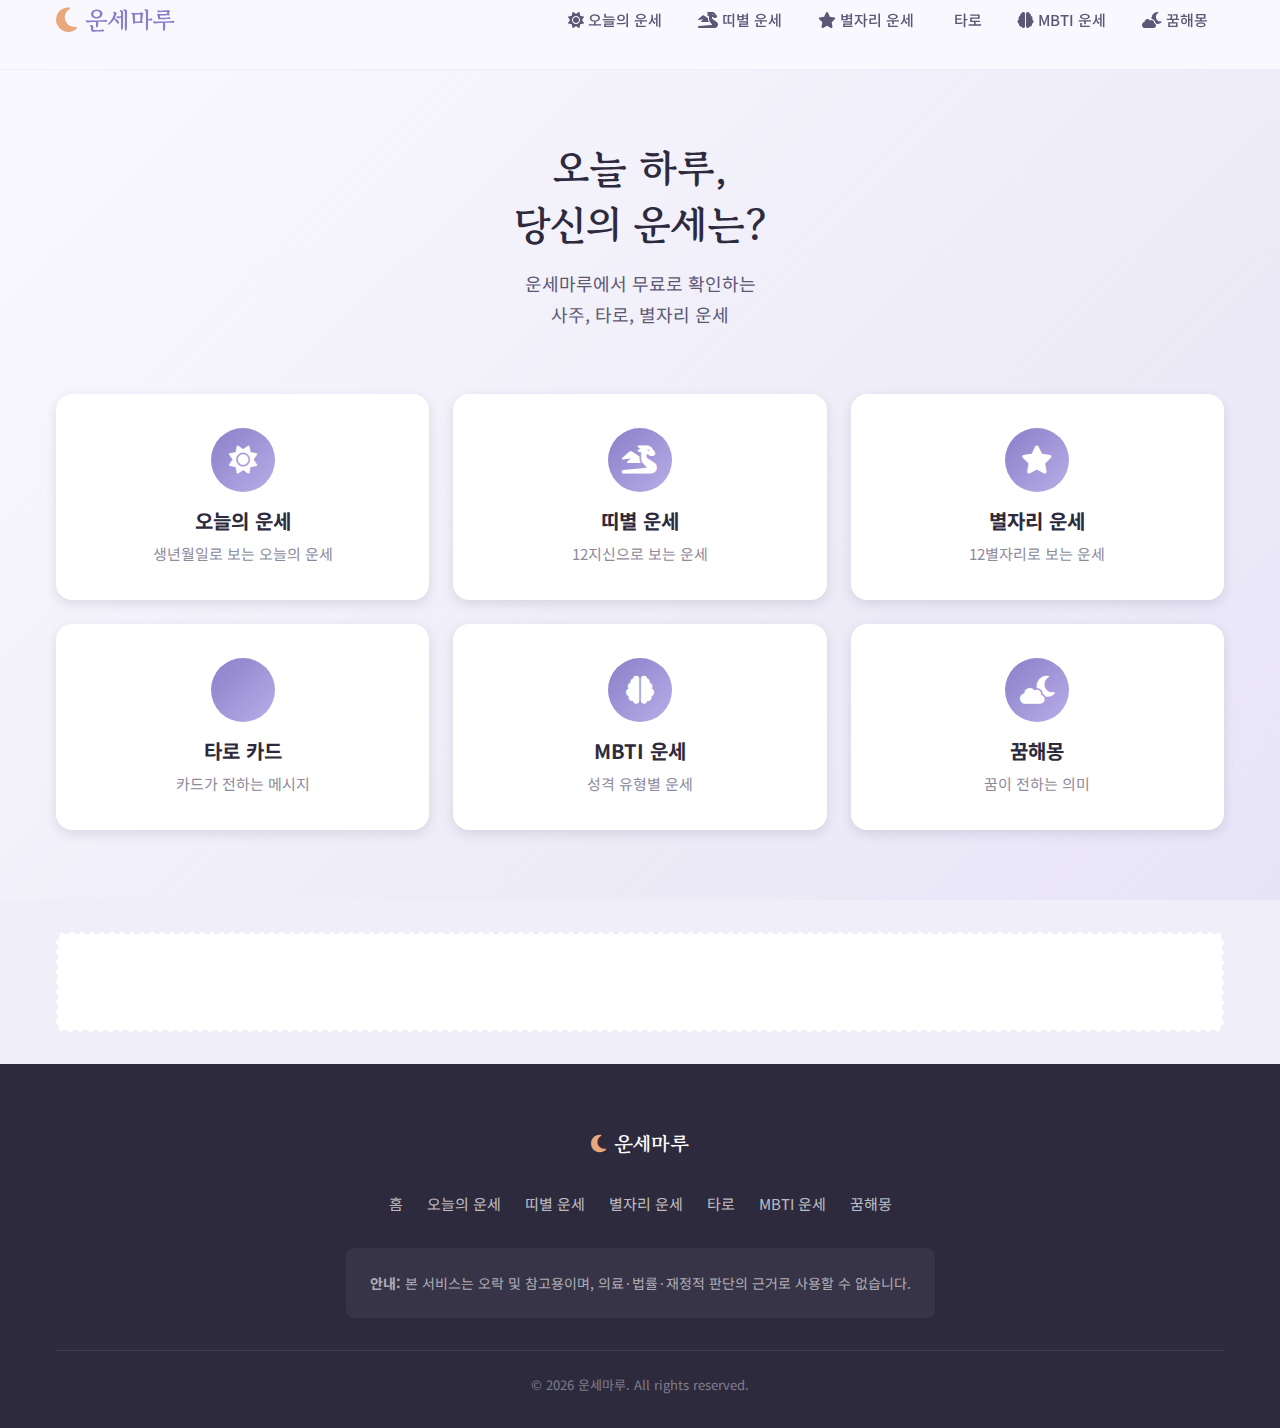
<file: index.html>
<!DOCTYPE html>
<html lang="ko">
<head>
    <meta charset="UTF-8">
    <meta name="viewport" content="width=device-width, initial-scale=1.0">
    <meta name="description" content="운세마루 - 무료 사주, 타로, 별자리 운세, 띠별 운세, MBTI 운세, 꿈해몽 서비스">
    <meta name="keywords" content="운세, 타로, 사주, 별자리운세, 띠별운세, MBTI운세, 꿈해몽, 오늘의운세">
    <meta name="author" content="운세마루">
    <meta name="robots" content="index, follow">
    
    <!-- Open Graph -->
    <meta property="og:title" content="운세마루 - 무료 운세 서비스">
    <meta property="og:description" content="오늘의 운세, 타로, 별자리, 띠별 운세를 무료로 확인하세요">
    <meta property="og:type" content="website">
    <meta property="og:locale" content="ko_KR">
    
    <title>운세마루 - 무료 운세 · 타로 · 사주</title>
    
    <!-- Favicon -->
    <link rel="icon" type="image/svg+xml" href="assets/images/icons/favicon.svg">
    
    <!-- Google Fonts -->
    <link rel="preconnect" href="https://fonts.googleapis.com">
    <link rel="preconnect" href="https://fonts.gstatic.com" crossorigin>
    <link href="https://fonts.googleapis.com/css2?family=Noto+Sans+KR:wght@300;400;500;700&family=Gowun+Batang:wght@400;700&display=swap" rel="stylesheet">
    
    <!-- Font Awesome -->
    <link rel="stylesheet" href="https://cdnjs.cloudflare.com/ajax/libs/font-awesome/6.5.1/css/all.min.css">
    
    <!-- Custom CSS -->
    <link rel="stylesheet" href="assets/css/style.css">
</head>
<body>
    <!-- Header Component Mount Point -->
    <header id="header-component" class="header" role="banner"></header>

    <!-- Main Content -->
    <main id="main-content" class="main" role="main">
        <!-- Hero Section (Home) -->
        <section id="home" class="section hero-section active">
            <div class="container">
                <div class="hero-content">
                    <div class="hero-text">
                        <h2 class="hero-title">오늘 하루,<br>당신의 운세는?</h2>
                        <p class="hero-desc">운세마루에서 무료로 확인하는<br>사주, 타로, 별자리 운세</p>
                    </div>
                    <!-- Hero Cards -->
                    <div class="hero-cards">
                        <a href="today.html" class="fortune-card">
                            <div class="card-icon"><i class="fas fa-sun"></i></div>
                            <h3>오늘의 운세</h3>
                            <p>생년월일로 보는 오늘의 운세</p>
                        </a>
                        <a href="zodiac.html" class="fortune-card">
                            <div class="card-icon"><i class="fas fa-dragon"></i></div>
                            <h3>띠별 운세</h3>
                            <p>12지신으로 보는 운세</p>
                        </a>
                        <a href="star.html" class="fortune-card">
                            <div class="card-icon"><i class="fas fa-star"></i></div>
                            <h3>별자리 운세</h3>
                            <p>12별자리로 보는 운세</p>
                        </a>
                        <a href="tarot.html" class="fortune-card">
                            <div class="card-icon"><i class="fas fa-cards"></i></div>
                            <h3>타로 카드</h3>
                            <p>카드가 전하는 메시지</p>
                        </a>
                        <a href="mbti.html" class="fortune-card">
                            <div class="card-icon"><i class="fas fa-brain"></i></div>
                            <h3>MBTI 운세</h3>
                            <p>성격 유형별 운세</p>
                        </a>
                        <a href="dream.html" class="fortune-card">
                            <div class="card-icon"><i class="fas fa-cloud-moon"></i></div>
                            <h3>꿈해몽</h3>
                            <p>꿈이 전하는 의미</p>
                        </a>
                    </div>
                </div>
            </div>
        </section>

        <!-- 광고 영역 -->
        <aside class="ad-space" aria-label="광고 영역">
            <div class="container">
                <div class="ad-placeholder"></div>
            </div>
        </aside>
    </main>

    <!-- Footer Component Mount Point -->
    <footer id="footer-component" class="footer" role="contentinfo"></footer>

    <!-- jQuery -->
    <script src="https://cdnjs.cloudflare.com/ajax/libs/jquery/3.7.1/jquery.min.js"></script>
    
    <!-- Components -->
    <script src="assets/js/components.js"></script>
    
    <!-- Custom Scripts -->
    <script src="assets/js/common.js"></script>
    
    <!-- Page Init -->
    <script src="assets/js/page-init.js"></script>
    <script>
        document.addEventListener('DOMContentLoaded', function() {
            PageInit.init('home');
        });
    </script>
</body>
</html>
</file>
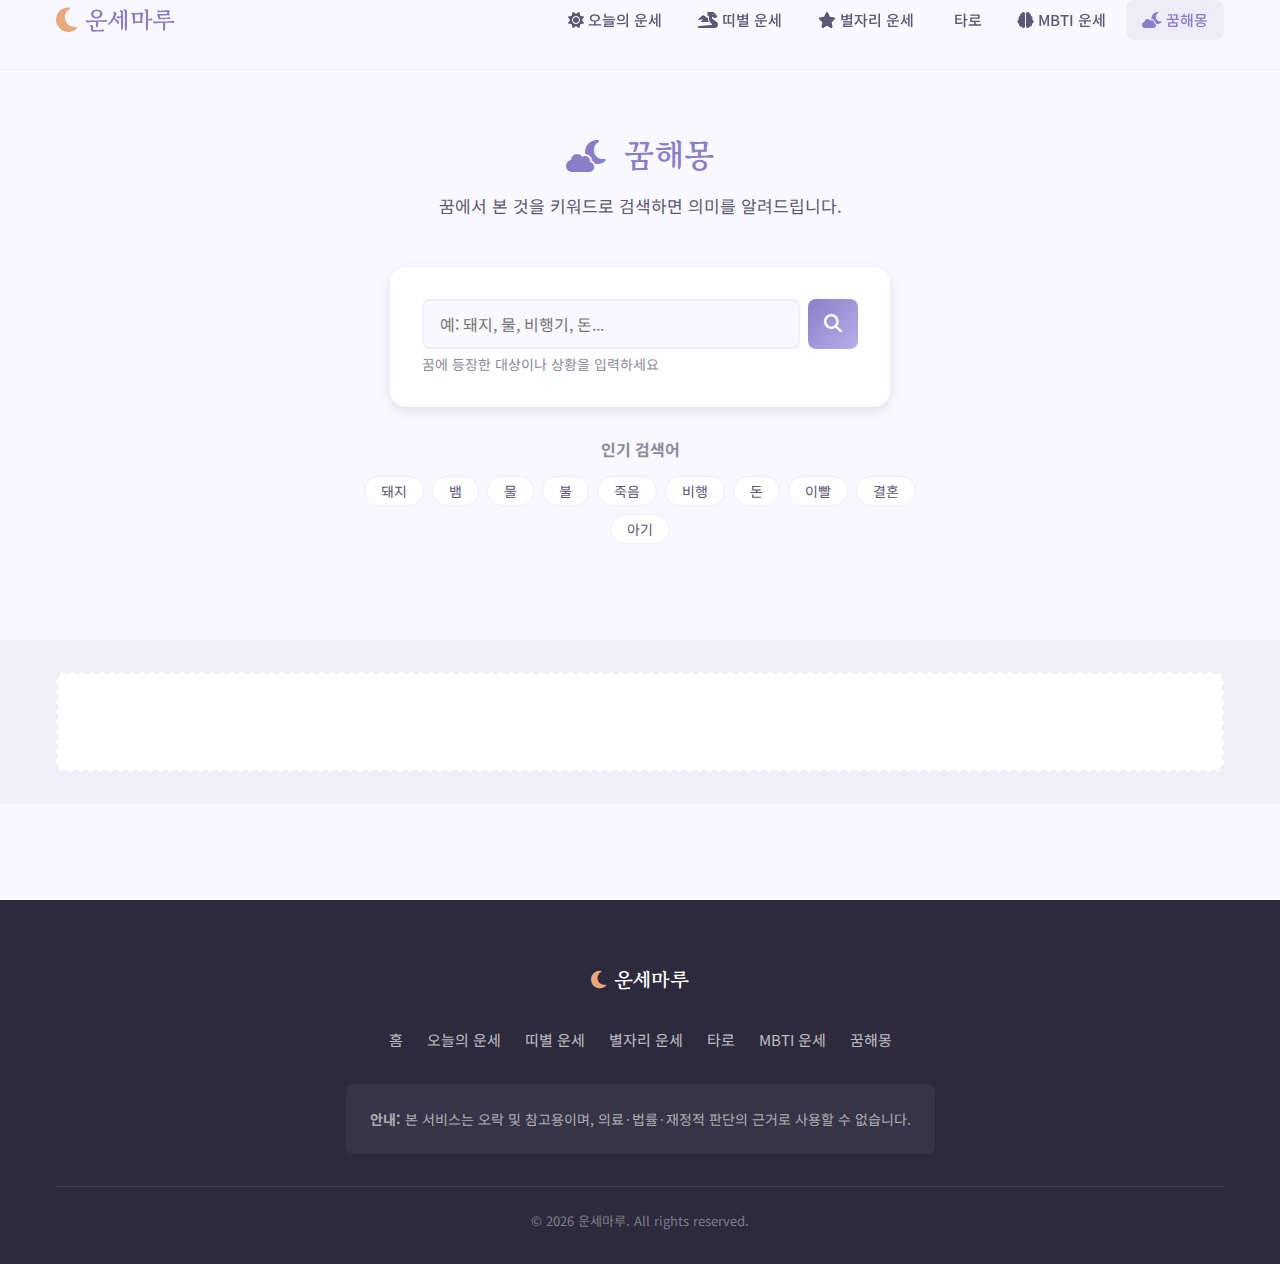
<file: dream.html>
<!DOCTYPE html>
<html lang="ko">
<head>
    <meta charset="UTF-8">
    <meta name="viewport" content="width=device-width, initial-scale=1.0">
    <meta name="description" content="운세마루 - 꿈해몽. 꿈에 나온 것들의 의미를 무료로 검색하세요. 돼지꿈, 뱀꿈, 물꿈 등 다양한 꿈해몽 제공.">
    <meta name="keywords" content="꿈해몽, 꿈풀이, 돼지꿈, 뱀꿈, 물꿈, 무료꿈해몽, 꿈의미">
    <meta name="author" content="운세마루">
    <meta name="robots" content="index, follow">
    
    <!-- Open Graph -->
    <meta property="og:title" content="꿈해몽 - 운세마루">
    <meta property="og:description" content="꿈의 의미를 무료로 검색하세요">
    <meta property="og:type" content="website">
    <meta property="og:locale" content="ko_KR">
    
    <title>꿈해몽 - 운세마루</title>
    
    <!-- Favicon -->
    <link rel="icon" type="image/svg+xml" href="assets/images/icons/favicon.svg">
    
    <!-- Google Fonts -->
    <link rel="preconnect" href="https://fonts.googleapis.com">
    <link rel="preconnect" href="https://fonts.gstatic.com" crossorigin>
    <link href="https://fonts.googleapis.com/css2?family=Noto+Sans+KR:wght@300;400;500;700&family=Gowun+Batang:wght@400;700&display=swap" rel="stylesheet">
    
    <!-- Font Awesome -->
    <link rel="stylesheet" href="https://cdnjs.cloudflare.com/ajax/libs/font-awesome/6.5.1/css/all.min.css">
    
    <!-- Custom CSS -->
    <link rel="stylesheet" href="assets/css/style.css">
</head>
<body>
    <!-- Header Component Mount Point -->
    <header id="header-component" class="header" role="banner"></header>

    <!-- Main Content -->
    <main id="main-content" class="main" role="main">
        <!-- 꿈해몽 Section -->
        <section id="dream" class="section dream-section active">
            <div class="container">
                <div class="section-header">
                    <h2 class="section-title"><i class="fas fa-cloud-moon"></i> 꿈해몽</h2>
                    <p class="section-desc">꿈에서 본 것을 키워드로 검색하면 의미를 알려드립니다.</p>
                </div>
                
                <div class="dream-search-container">
                    <form id="dream-form" class="dream-form" novalidate>
                        <div class="search-input-wrapper">
                            <label for="dream-keyword" class="visually-hidden">꿈 키워드 검색</label>
                            <input 
                                type="text" 
                                id="dream-keyword" 
                                name="keyword" 
                                placeholder="예: 돼지, 물, 비행기, 돈..."
                                autocomplete="off"
                                required
                                aria-describedby="dream-hint"
                            >
                            <button type="submit" class="search-btn" aria-label="검색">
                                <i class="fas fa-search"></i>
                            </button>
                        </div>
                        <p id="dream-hint" class="form-hint">꿈에 등장한 대상이나 상황을 입력하세요</p>
                    </form>
                </div>
                
                <div class="popular-keywords">
                    <h3>인기 검색어</h3>
                    <div class="keyword-tags">
                        <button class="keyword-tag" data-keyword="돼지">돼지</button>
                        <button class="keyword-tag" data-keyword="뱀">뱀</button>
                        <button class="keyword-tag" data-keyword="물">물</button>
                        <button class="keyword-tag" data-keyword="불">불</button>
                        <button class="keyword-tag" data-keyword="죽음">죽음</button>
                        <button class="keyword-tag" data-keyword="비행">비행</button>
                        <button class="keyword-tag" data-keyword="돈">돈</button>
                        <button class="keyword-tag" data-keyword="이빨">이빨</button>
                        <button class="keyword-tag" data-keyword="결혼">결혼</button>
                        <button class="keyword-tag" data-keyword="아기">아기</button>
                    </div>
                </div>
                
                <div id="dream-result" class="result-container" aria-live="polite" hidden>
                    <!-- 결과가 동적으로 삽입됩니다 -->
                </div>
            </div>
        </section>

        <!-- 광고 영역 -->
        <aside class="ad-space" aria-label="광고 영역">
            <div class="container">
                <div class="ad-placeholder"></div>
            </div>
        </aside>
    </main>

    <!-- Footer Component Mount Point -->
    <footer id="footer-component" class="footer" role="contentinfo"></footer>

    <!-- jQuery -->
    <script src="https://cdnjs.cloudflare.com/ajax/libs/jquery/3.7.1/jquery.min.js"></script>
    
    <!-- Components -->
    <script src="assets/js/components.js"></script>
    
    <!-- Custom Scripts -->
    <script src="assets/js/common.js"></script>
    <script src="assets/js/dream.js"></script>
    
    <!-- Page Init -->
    <script src="assets/js/page-init.js"></script>
    <script>
        document.addEventListener('DOMContentLoaded', function() {
            PageInit.init('dream');
        });
    </script>
</body>
</html>
</file>
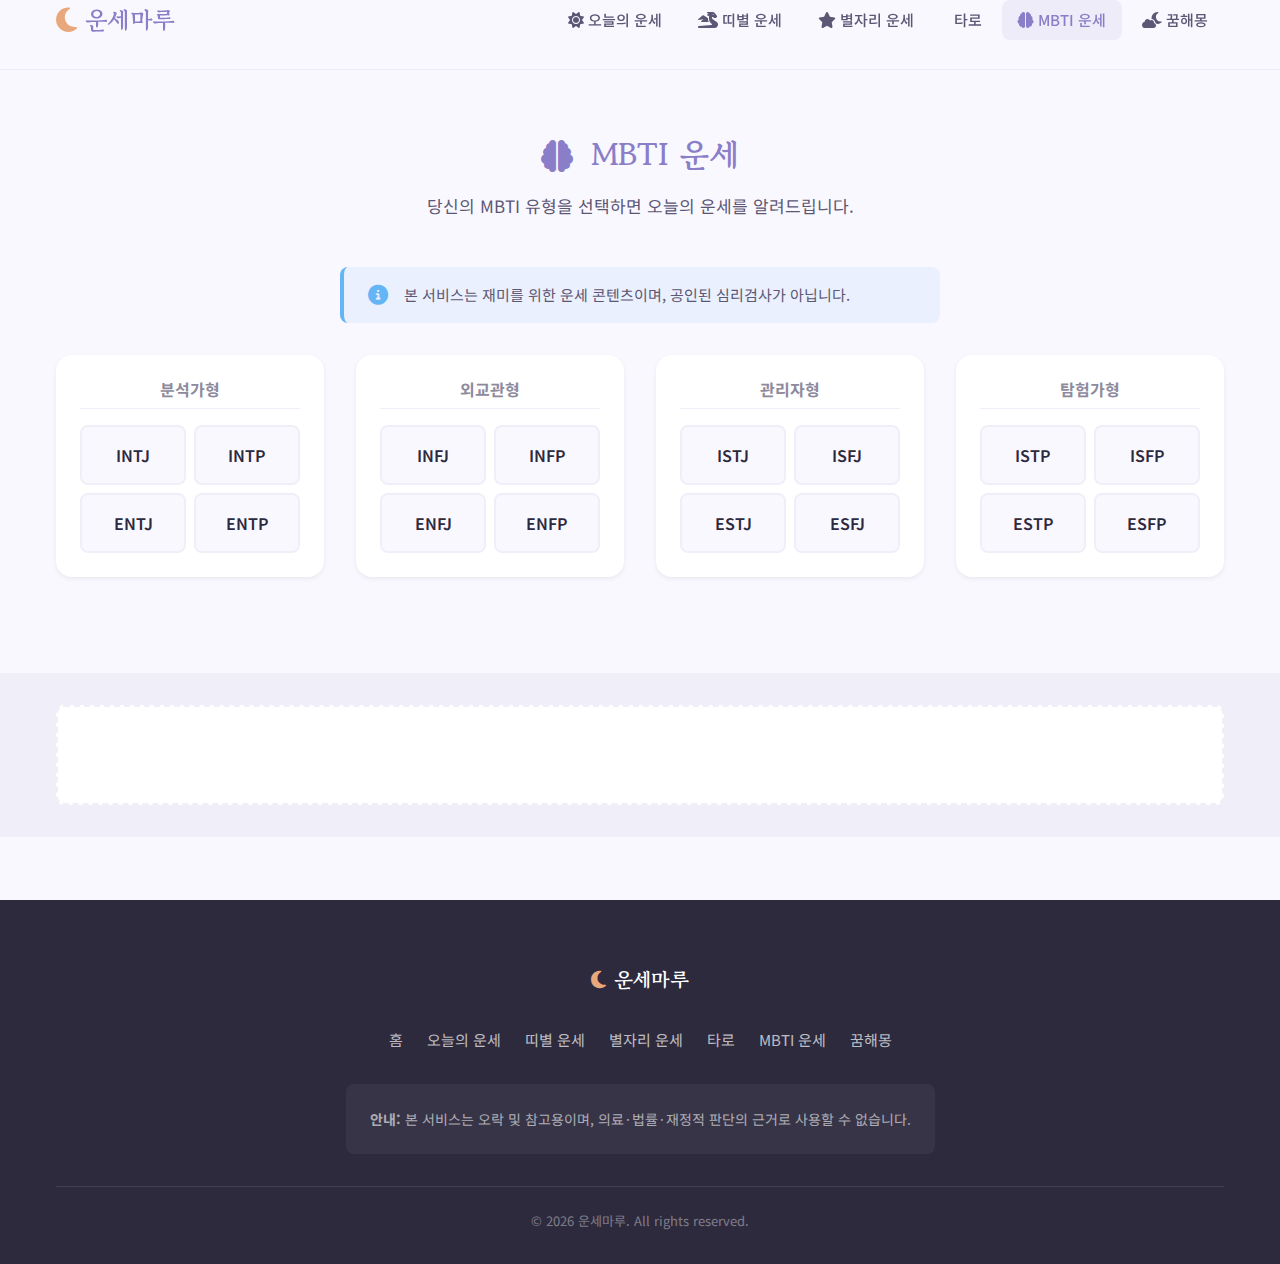
<file: mbti.html>
<!DOCTYPE html>
<html lang="ko">
<head>
    <meta charset="UTF-8">
    <meta name="viewport" content="width=device-width, initial-scale=1.0">
    <meta name="description" content="운세마루 - MBTI 유형별 운세. 16가지 MBTI 성격 유형에 맞는 오늘의 운세를 무료로 확인하세요.">
    <meta name="keywords" content="MBTI운세, MBTI유형별운세, INTJ운세, INFP운세, ENFP운세, 무료MBTI운세">
    <meta name="author" content="운세마루">
    <meta name="robots" content="index, follow">
    
    <!-- Open Graph -->
    <meta property="og:title" content="MBTI 운세 - 운세마루">
    <meta property="og:description" content="MBTI 유형별 운세를 무료로 확인하세요">
    <meta property="og:type" content="website">
    <meta property="og:locale" content="ko_KR">
    
    <title>MBTI 운세 - 운세마루</title>
    
    <!-- Favicon -->
    <link rel="icon" type="image/svg+xml" href="assets/images/icons/favicon.svg">
    
    <!-- Google Fonts -->
    <link rel="preconnect" href="https://fonts.googleapis.com">
    <link rel="preconnect" href="https://fonts.gstatic.com" crossorigin>
    <link href="https://fonts.googleapis.com/css2?family=Noto+Sans+KR:wght@300;400;500;700&family=Gowun+Batang:wght@400;700&display=swap" rel="stylesheet">
    
    <!-- Font Awesome -->
    <link rel="stylesheet" href="https://cdnjs.cloudflare.com/ajax/libs/font-awesome/6.5.1/css/all.min.css">
    
    <!-- Custom CSS -->
    <link rel="stylesheet" href="assets/css/style.css">
</head>
<body>
    <!-- Header Component Mount Point -->
    <header id="header-component" class="header" role="banner"></header>

    <!-- Main Content -->
    <main id="main-content" class="main" role="main">
        <!-- MBTI 운세 Section -->
        <section id="mbti" class="section mbti-section active">
            <div class="container">
                <div class="section-header">
                    <h2 class="section-title"><i class="fas fa-brain"></i> MBTI 운세</h2>
                    <p class="section-desc">당신의 MBTI 유형을 선택하면 오늘의 운세를 알려드립니다.</p>
                </div>
                
                <div class="mbti-notice" role="alert">
                    <i class="fas fa-info-circle"></i>
                    <p>본 서비스는 재미를 위한 운세 콘텐츠이며, 공인된 심리검사가 아닙니다.</p>
                </div>
                
                <div class="mbti-grid">
                    <!-- 분석가형 -->
                    <div class="mbti-group">
                        <h3 class="mbti-group-title">분석가형</h3>
                        <div class="mbti-buttons">
                            <button class="mbti-btn" data-mbti="INTJ">INTJ</button>
                            <button class="mbti-btn" data-mbti="INTP">INTP</button>
                            <button class="mbti-btn" data-mbti="ENTJ">ENTJ</button>
                            <button class="mbti-btn" data-mbti="ENTP">ENTP</button>
                        </div>
                    </div>
                    <!-- 외교관형 -->
                    <div class="mbti-group">
                        <h3 class="mbti-group-title">외교관형</h3>
                        <div class="mbti-buttons">
                            <button class="mbti-btn" data-mbti="INFJ">INFJ</button>
                            <button class="mbti-btn" data-mbti="INFP">INFP</button>
                            <button class="mbti-btn" data-mbti="ENFJ">ENFJ</button>
                            <button class="mbti-btn" data-mbti="ENFP">ENFP</button>
                        </div>
                    </div>
                    <!-- 관리자형 -->
                    <div class="mbti-group">
                        <h3 class="mbti-group-title">관리자형</h3>
                        <div class="mbti-buttons">
                            <button class="mbti-btn" data-mbti="ISTJ">ISTJ</button>
                            <button class="mbti-btn" data-mbti="ISFJ">ISFJ</button>
                            <button class="mbti-btn" data-mbti="ESTJ">ESTJ</button>
                            <button class="mbti-btn" data-mbti="ESFJ">ESFJ</button>
                        </div>
                    </div>
                    <!-- 탐험가형 -->
                    <div class="mbti-group">
                        <h3 class="mbti-group-title">탐험가형</h3>
                        <div class="mbti-buttons">
                            <button class="mbti-btn" data-mbti="ISTP">ISTP</button>
                            <button class="mbti-btn" data-mbti="ISFP">ISFP</button>
                            <button class="mbti-btn" data-mbti="ESTP">ESTP</button>
                            <button class="mbti-btn" data-mbti="ESFP">ESFP</button>
                        </div>
                    </div>
                </div>
                
                <div id="mbti-result" class="result-container" aria-live="polite" hidden>
                    <!-- 결과가 동적으로 삽입됩니다 -->
                </div>
            </div>
        </section>

        <!-- 광고 영역 -->
        <aside class="ad-space" aria-label="광고 영역">
            <div class="container">
                <div class="ad-placeholder"></div>
            </div>
        </aside>
    </main>

    <!-- Footer Component Mount Point -->
    <footer id="footer-component" class="footer" role="contentinfo"></footer>

    <!-- jQuery -->
    <script src="https://cdnjs.cloudflare.com/ajax/libs/jquery/3.7.1/jquery.min.js"></script>
    
    <!-- Components -->
    <script src="assets/js/components.js"></script>
    
    <!-- Custom Scripts -->
    <script src="assets/js/common.js"></script>
    <script src="assets/js/mbti.js"></script>
    
    <!-- Page Init -->
    <script src="assets/js/page-init.js"></script>
    <script>
        document.addEventListener('DOMContentLoaded', function() {
            PageInit.init('mbti');
        });
    </script>
</body>
</html>
</file>
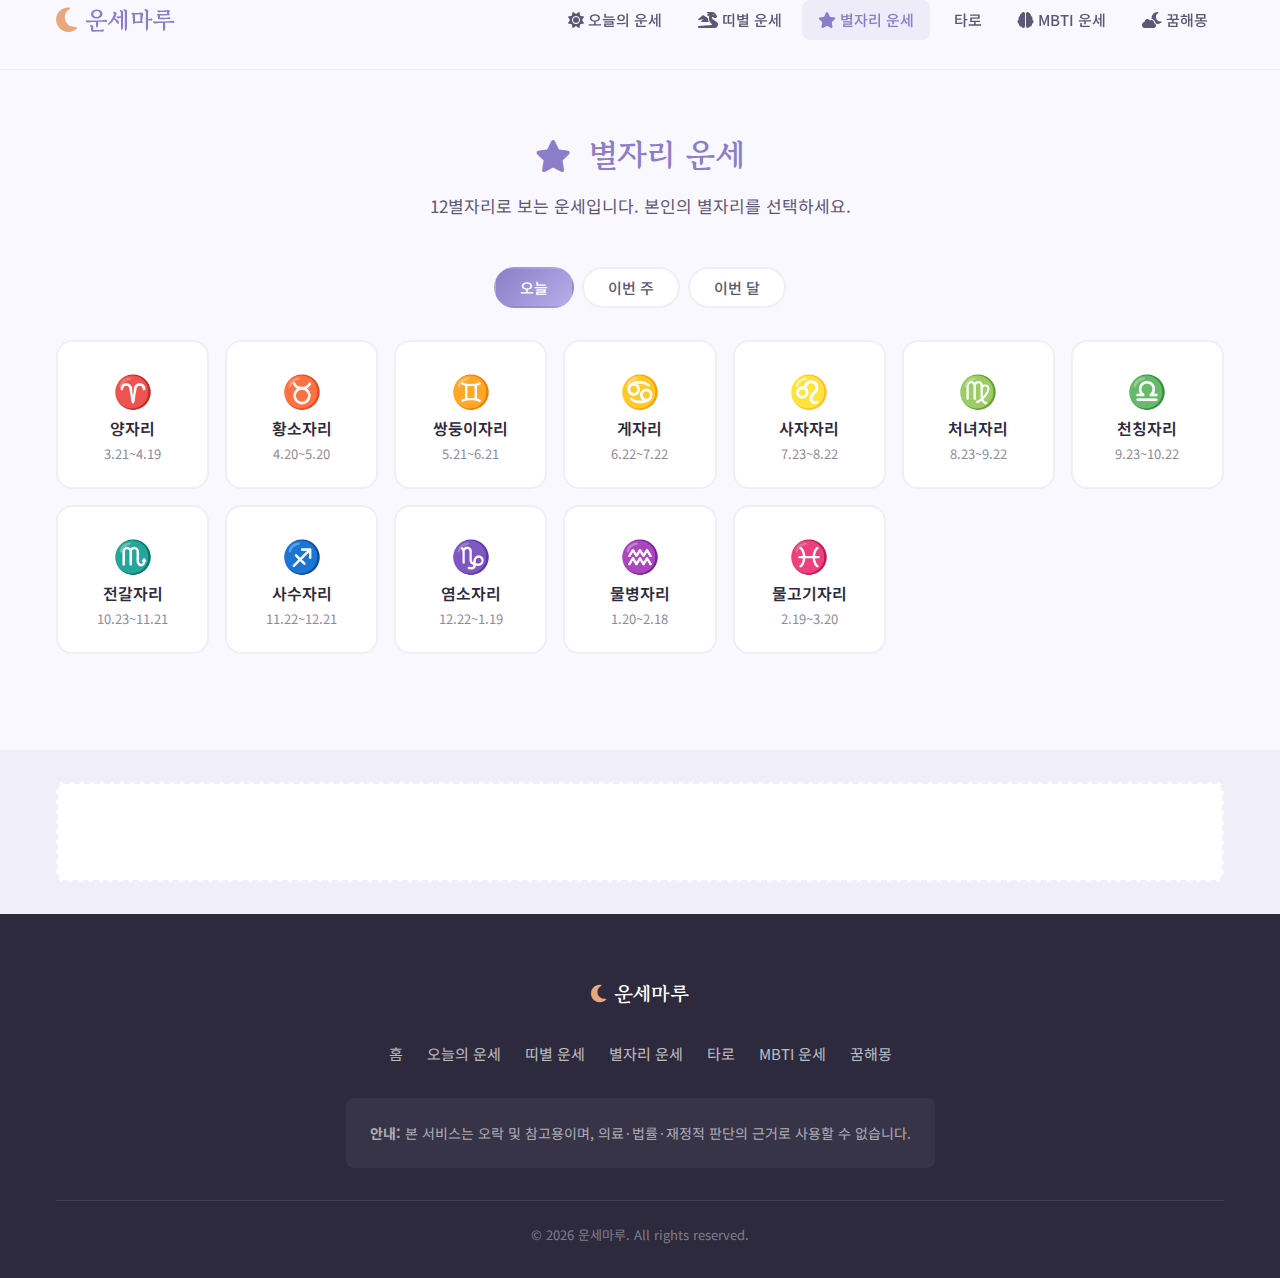
<file: star.html>
<!DOCTYPE html>
<html lang="ko">
<head>
    <meta charset="UTF-8">
    <meta name="viewport" content="width=device-width, initial-scale=1.0">
    <meta name="description" content="운세마루 - 12별자리 운세. 양자리, 황소자리, 쌍둥이자리, 게자리, 사자자리, 처녀자리, 천칭자리, 전갈자리, 사수자리, 염소자리, 물병자리, 물고기자리 운세를 무료로 확인하세요.">
    <meta name="keywords" content="별자리운세, 12별자리, 양자리운세, 황소자리운세, 쌍둥이자리운세, 무료별자리운세">
    <meta name="author" content="운세마루">
    <meta name="robots" content="index, follow">
    
    <!-- Open Graph -->
    <meta property="og:title" content="별자리 운세 - 운세마루">
    <meta property="og:description" content="12별자리 운세를 무료로 확인하세요">
    <meta property="og:type" content="website">
    <meta property="og:locale" content="ko_KR">
    
    <title>별자리 운세 - 운세마루</title>
    
    <!-- Favicon -->
    <link rel="icon" type="image/svg+xml" href="assets/images/icons/favicon.svg">
    
    <!-- Google Fonts -->
    <link rel="preconnect" href="https://fonts.googleapis.com">
    <link rel="preconnect" href="https://fonts.gstatic.com" crossorigin>
    <link href="https://fonts.googleapis.com/css2?family=Noto+Sans+KR:wght@300;400;500;700&family=Gowun+Batang:wght@400;700&display=swap" rel="stylesheet">
    
    <!-- Font Awesome -->
    <link rel="stylesheet" href="https://cdnjs.cloudflare.com/ajax/libs/font-awesome/6.5.1/css/all.min.css">
    
    <!-- Custom CSS -->
    <link rel="stylesheet" href="assets/css/style.css">
</head>
<body>
    <!-- Header Component Mount Point -->
    <header id="header-component" class="header" role="banner"></header>

    <!-- Main Content -->
    <main id="main-content" class="main" role="main">
        <!-- 별자리 운세 Section -->
        <section id="horoscope" class="section horoscope-section active">
            <div class="container">
                <div class="section-header">
                    <h2 class="section-title"><i class="fas fa-star"></i> 별자리 운세</h2>
                    <p class="section-desc">12별자리로 보는 운세입니다. 본인의 별자리를 선택하세요.</p>
                </div>
                
                <div class="period-tabs" role="tablist" aria-label="기간 선택">
                    <button class="tab-btn active" data-period="today" role="tab" aria-selected="true">오늘</button>
                    <button class="tab-btn" data-period="week" role="tab" aria-selected="false">이번 주</button>
                    <button class="tab-btn" data-period="month" role="tab" aria-selected="false">이번 달</button>
                </div>
                
                <div class="horoscope-grid">
                    <button class="horoscope-item" data-sign="aries" aria-label="양자리 운세 보기">
                        <span class="sign-symbol">♈</span>
                        <span class="sign-name">양자리</span>
                        <span class="sign-date">3.21~4.19</span>
                    </button>
                    <button class="horoscope-item" data-sign="taurus" aria-label="황소자리 운세 보기">
                        <span class="sign-symbol">♉</span>
                        <span class="sign-name">황소자리</span>
                        <span class="sign-date">4.20~5.20</span>
                    </button>
                    <button class="horoscope-item" data-sign="gemini" aria-label="쌍둥이자리 운세 보기">
                        <span class="sign-symbol">♊</span>
                        <span class="sign-name">쌍둥이자리</span>
                        <span class="sign-date">5.21~6.21</span>
                    </button>
                    <button class="horoscope-item" data-sign="cancer" aria-label="게자리 운세 보기">
                        <span class="sign-symbol">♋</span>
                        <span class="sign-name">게자리</span>
                        <span class="sign-date">6.22~7.22</span>
                    </button>
                    <button class="horoscope-item" data-sign="leo" aria-label="사자자리 운세 보기">
                        <span class="sign-symbol">♌</span>
                        <span class="sign-name">사자자리</span>
                        <span class="sign-date">7.23~8.22</span>
                    </button>
                    <button class="horoscope-item" data-sign="virgo" aria-label="처녀자리 운세 보기">
                        <span class="sign-symbol">♍</span>
                        <span class="sign-name">처녀자리</span>
                        <span class="sign-date">8.23~9.22</span>
                    </button>
                    <button class="horoscope-item" data-sign="libra" aria-label="천칭자리 운세 보기">
                        <span class="sign-symbol">♎</span>
                        <span class="sign-name">천칭자리</span>
                        <span class="sign-date">9.23~10.22</span>
                    </button>
                    <button class="horoscope-item" data-sign="scorpio" aria-label="전갈자리 운세 보기">
                        <span class="sign-symbol">♏</span>
                        <span class="sign-name">전갈자리</span>
                        <span class="sign-date">10.23~11.21</span>
                    </button>
                    <button class="horoscope-item" data-sign="sagittarius" aria-label="사수자리 운세 보기">
                        <span class="sign-symbol">♐</span>
                        <span class="sign-name">사수자리</span>
                        <span class="sign-date">11.22~12.21</span>
                    </button>
                    <button class="horoscope-item" data-sign="capricorn" aria-label="염소자리 운세 보기">
                        <span class="sign-symbol">♑</span>
                        <span class="sign-name">염소자리</span>
                        <span class="sign-date">12.22~1.19</span>
                    </button>
                    <button class="horoscope-item" data-sign="aquarius" aria-label="물병자리 운세 보기">
                        <span class="sign-symbol">♒</span>
                        <span class="sign-name">물병자리</span>
                        <span class="sign-date">1.20~2.18</span>
                    </button>
                    <button class="horoscope-item" data-sign="pisces" aria-label="물고기자리 운세 보기">
                        <span class="sign-symbol">♓</span>
                        <span class="sign-name">물고기자리</span>
                        <span class="sign-date">2.19~3.20</span>
                    </button>
                </div>
                
                <div id="horoscope-result" class="result-container" aria-live="polite" hidden>
                    <!-- 결과가 동적으로 삽입됩니다 -->
                </div>
            </div>
        </section>

        <!-- 광고 영역 -->
        <aside class="ad-space" aria-label="광고 영역">
            <div class="container">
                <div class="ad-placeholder"></div>
            </div>
        </aside>
    </main>

    <!-- Footer Component Mount Point -->
    <footer id="footer-component" class="footer" role="contentinfo"></footer>

    <!-- jQuery -->
    <script src="https://cdnjs.cloudflare.com/ajax/libs/jquery/3.7.1/jquery.min.js"></script>
    
    <!-- Components -->
    <script src="assets/js/components.js"></script>
    
    <!-- Custom Scripts -->
    <script src="assets/js/common.js"></script>
    <script src="assets/js/fortune.js"></script>
    
    <!-- Page Init -->
    <script src="assets/js/page-init.js"></script>
    <script>
        document.addEventListener('DOMContentLoaded', function() {
            PageInit.init('horoscope');
        });
    </script>
</body>
</html>
</file>
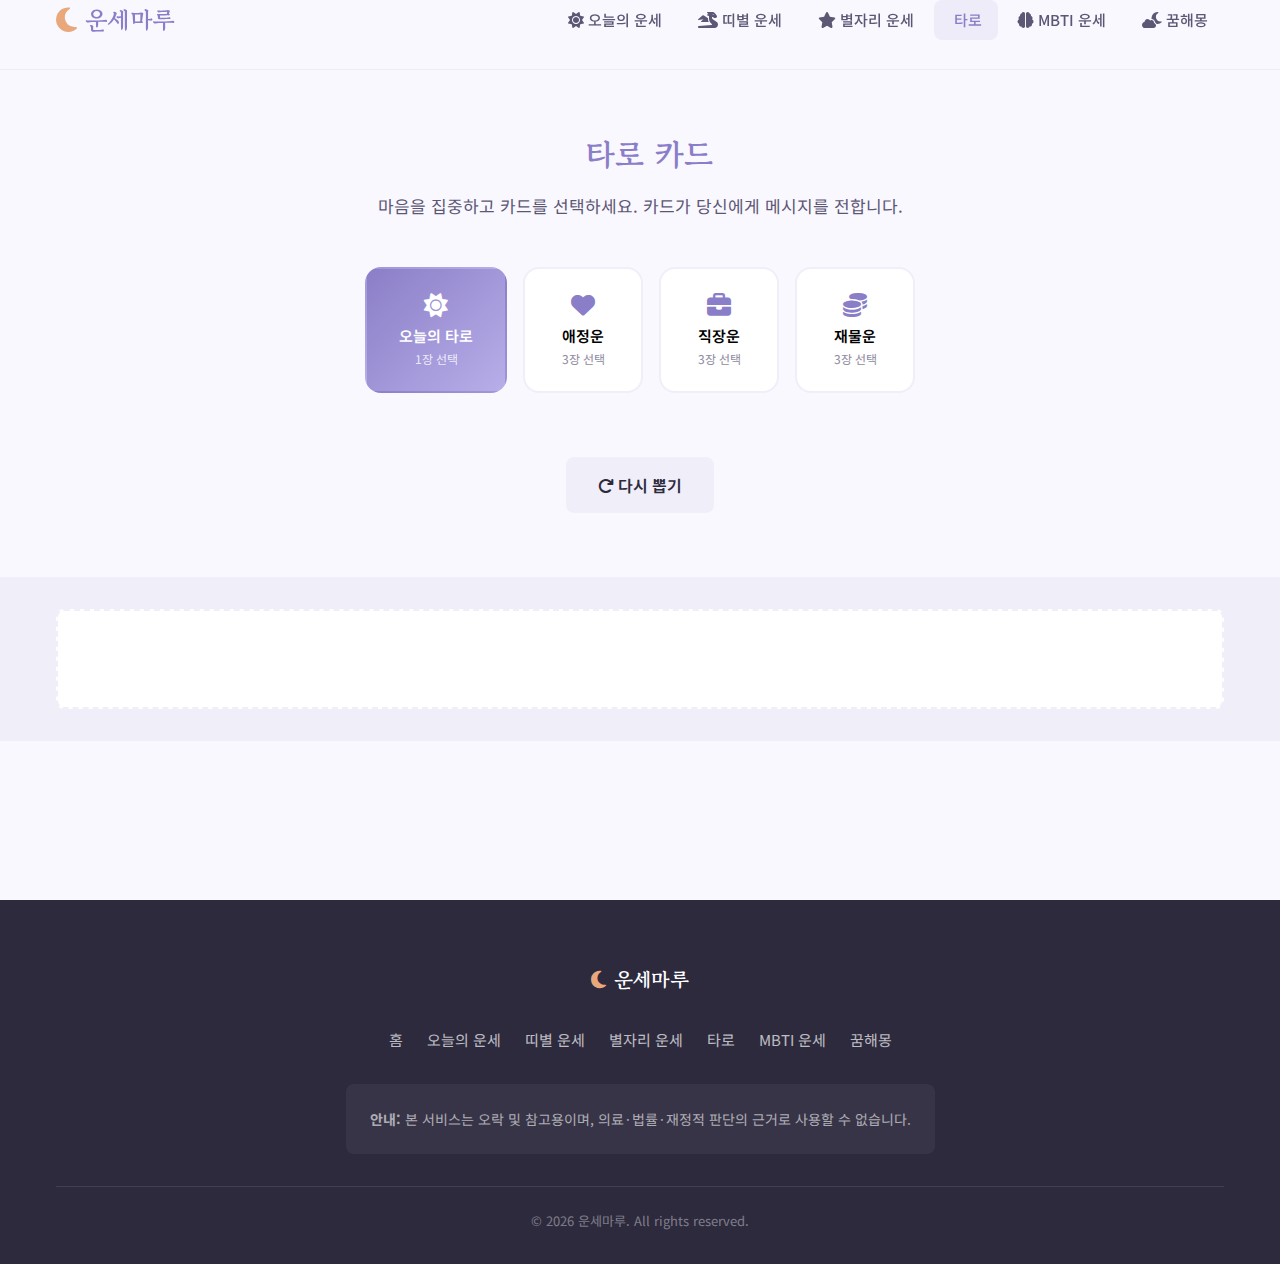
<file: tarot.html>
<!DOCTYPE html>
<html lang="ko">
<head>
    <meta charset="UTF-8">
    <meta name="viewport" content="width=device-width, initial-scale=1.0">
    <meta name="description" content="운세마루 - 무료 타로 카드 점. 오늘의 타로, 애정운, 직장운, 재물운 타로를 무료로 확인하세요.">
    <meta name="keywords" content="타로카드, 무료타로, 오늘의타로, 애정운타로, 직장운타로, 재물운타로">
    <meta name="author" content="운세마루">
    <meta name="robots" content="index, follow">
    
    <!-- Open Graph -->
    <meta property="og:title" content="타로 카드 - 운세마루">
    <meta property="og:description" content="무료 타로 카드 점을 확인하세요">
    <meta property="og:type" content="website">
    <meta property="og:locale" content="ko_KR">
    
    <title>타로 카드 - 운세마루</title>
    
    <!-- Favicon -->
    <link rel="icon" type="image/svg+xml" href="assets/images/icons/favicon.svg">
    
    <!-- Google Fonts -->
    <link rel="preconnect" href="https://fonts.googleapis.com">
    <link rel="preconnect" href="https://fonts.gstatic.com" crossorigin>
    <link href="https://fonts.googleapis.com/css2?family=Noto+Sans+KR:wght@300;400;500;700&family=Gowun+Batang:wght@400;700&display=swap" rel="stylesheet">
    
    <!-- Font Awesome -->
    <link rel="stylesheet" href="https://cdnjs.cloudflare.com/ajax/libs/font-awesome/6.5.1/css/all.min.css">
    
    <!-- Custom CSS -->
    <link rel="stylesheet" href="assets/css/style.css">
</head>
<body>
    <!-- Header Component Mount Point -->
    <header id="header-component" class="header" role="banner"></header>

    <!-- Main Content -->
    <main id="main-content" class="main" role="main">
        <!-- 타로 Section -->
        <section id="tarot" class="section tarot-section active">
            <div class="container">
                <div class="section-header">
                    <h2 class="section-title"><i class="fas fa-cards"></i> 타로 카드</h2>
                    <p class="section-desc">마음을 집중하고 카드를 선택하세요. 카드가 당신에게 메시지를 전합니다.</p>
                </div>
                
                <div class="tarot-type-selector">
                    <button class="tarot-type-btn active" data-type="today" aria-label="오늘의 타로">
                        <i class="fas fa-sun"></i>
                        <span>오늘의 타로</span>
                        <small>1장 선택</small>
                    </button>
                    <button class="tarot-type-btn" data-type="love" aria-label="애정운 타로">
                        <i class="fas fa-heart"></i>
                        <span>애정운</span>
                        <small>3장 선택</small>
                    </button>
                    <button class="tarot-type-btn" data-type="career" aria-label="직장운 타로">
                        <i class="fas fa-briefcase"></i>
                        <span>직장운</span>
                        <small>3장 선택</small>
                    </button>
                    <button class="tarot-type-btn" data-type="money" aria-label="재물운 타로">
                        <i class="fas fa-coins"></i>
                        <span>재물운</span>
                        <small>3장 선택</small>
                    </button>
                </div>
                
                <div id="tarot-deck" class="tarot-deck" aria-label="타로 카드 덱">
                    <!-- 카드가 동적으로 생성됩니다 -->
                </div>
                
                <div id="tarot-selected" class="tarot-selected" hidden>
                    <p class="selection-info">선택한 카드: <span id="selected-count">0</span> / <span id="total-count">1</span></p>
                </div>
                
                <div id="tarot-result" class="result-container" aria-live="polite" hidden>
                    <!-- 결과가 동적으로 삽입됩니다 -->
                </div>
                
                <button id="tarot-reset" class="btn btn-secondary" hidden>
                    <i class="fas fa-redo"></i> 다시 뽑기
                </button>
            </div>
        </section>

        <!-- 광고 영역 -->
        <aside class="ad-space" aria-label="광고 영역">
            <div class="container">
                <div class="ad-placeholder"></div>
            </div>
        </aside>
    </main>

    <!-- Footer Component Mount Point -->
    <footer id="footer-component" class="footer" role="contentinfo"></footer>

    <!-- jQuery -->
    <script src="https://cdnjs.cloudflare.com/ajax/libs/jquery/3.7.1/jquery.min.js"></script>
    
    <!-- Components -->
    <script src="assets/js/components.js"></script>
    
    <!-- Custom Scripts -->
    <script src="assets/js/common.js"></script>
    <script src="assets/js/tarot.js"></script>
    
    <!-- Page Init -->
    <script src="assets/js/page-init.js"></script>
    <script>
        document.addEventListener('DOMContentLoaded', function() {
            PageInit.init('tarot');
        });
    </script>
</body>
</html>
</file>
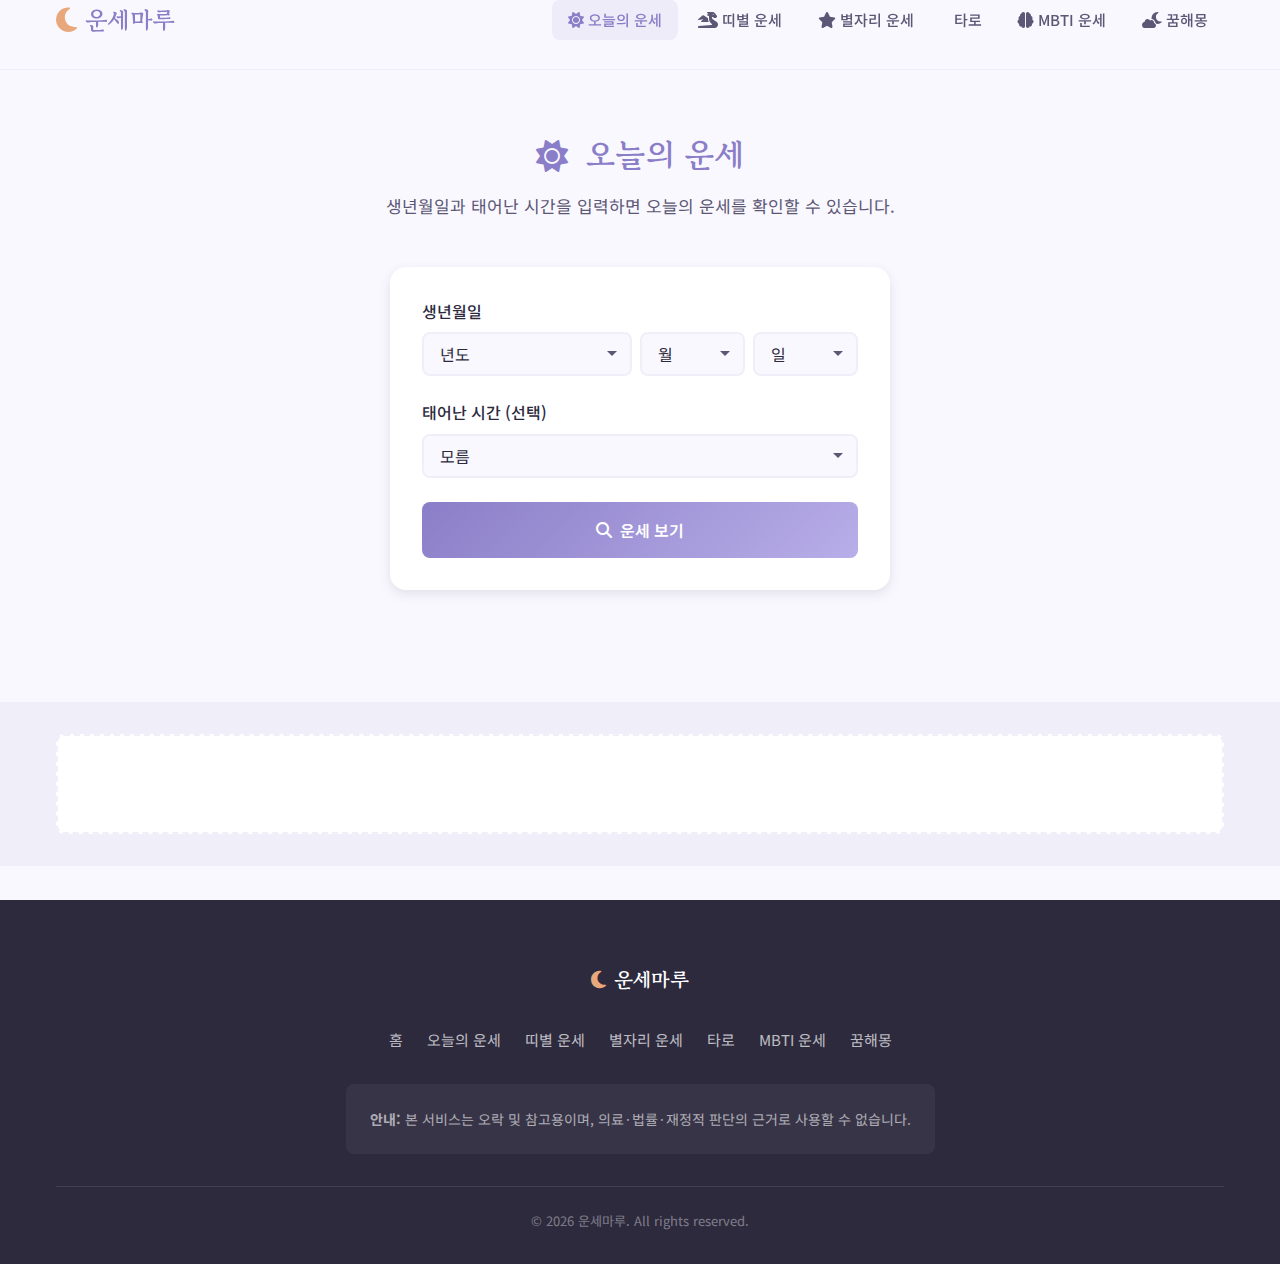
<file: today.html>
<!DOCTYPE html>
<html lang="ko">
<head>
    <meta charset="UTF-8">
    <meta name="viewport" content="width=device-width, initial-scale=1.0">
    <meta name="description" content="운세마루 - 생년월일로 보는 오늘의 운세. 무료로 오늘의 총운, 애정운, 직장운, 재물운을 확인하세요.">
    <meta name="keywords" content="오늘의운세, 생년월일운세, 무료운세, 일일운세, 데일리운세">
    <meta name="author" content="운세마루">
    <meta name="robots" content="index, follow">
    
    <!-- Open Graph -->
    <meta property="og:title" content="오늘의 운세 - 운세마루">
    <meta property="og:description" content="생년월일로 보는 오늘의 운세를 무료로 확인하세요">
    <meta property="og:type" content="website">
    <meta property="og:locale" content="ko_KR">
    
    <title>오늘의 운세 - 운세마루</title>
    
    <!-- Favicon -->
    <link rel="icon" type="image/svg+xml" href="assets/images/icons/favicon.svg">
    
    <!-- Google Fonts -->
    <link rel="preconnect" href="https://fonts.googleapis.com">
    <link rel="preconnect" href="https://fonts.gstatic.com" crossorigin>
    <link href="https://fonts.googleapis.com/css2?family=Noto+Sans+KR:wght@300;400;500;700&family=Gowun+Batang:wght@400;700&display=swap" rel="stylesheet">
    
    <!-- Font Awesome -->
    <link rel="stylesheet" href="https://cdnjs.cloudflare.com/ajax/libs/font-awesome/6.5.1/css/all.min.css">
    
    <!-- Custom CSS -->
    <link rel="stylesheet" href="assets/css/style.css">
</head>
<body>
    <!-- Header Component Mount Point -->
    <header id="header-component" class="header" role="banner"></header>

    <!-- Main Content -->
    <main id="main-content" class="main" role="main">
        <!-- 오늘의 운세 Section -->
        <section id="today-fortune" class="section fortune-section active">
            <div class="container">
                <div class="section-header">
                    <h2 class="section-title"><i class="fas fa-sun"></i> 오늘의 운세</h2>
                    <p class="section-desc">생년월일과 태어난 시간을 입력하면 오늘의 운세를 확인할 수 있습니다.</p>
                </div>
                
                <div class="fortune-form-container">
                    <form id="today-fortune-form" class="fortune-form" novalidate>
                        <div class="form-group">
                            <label for="birth-year">생년월일</label>
                            <div class="date-inputs">
                                <select id="birth-year" name="year" required aria-label="출생년도">
                                    <option value="">년도</option>
                                </select>
                                <select id="birth-month" name="month" required aria-label="출생월">
                                    <option value="">월</option>
                                </select>
                                <select id="birth-day" name="day" required aria-label="출생일">
                                    <option value="">일</option>
                                </select>
                            </div>
                        </div>
                        
                        <div class="form-group">
                            <label for="birth-hour">태어난 시간 (선택)</label>
                            <select id="birth-hour" name="hour" aria-label="태어난 시간">
                                <option value="">모름</option>
                                <option value="0">자시 (23:00~01:00)</option>
                                <option value="1">축시 (01:00~03:00)</option>
                                <option value="2">인시 (03:00~05:00)</option>
                                <option value="3">묘시 (05:00~07:00)</option>
                                <option value="4">진시 (07:00~09:00)</option>
                                <option value="5">사시 (09:00~11:00)</option>
                                <option value="6">오시 (11:00~13:00)</option>
                                <option value="7">미시 (13:00~15:00)</option>
                                <option value="8">신시 (15:00~17:00)</option>
                                <option value="9">유시 (17:00~19:00)</option>
                                <option value="10">술시 (19:00~21:00)</option>
                                <option value="11">해시 (21:00~23:00)</option>
                            </select>
                        </div>
                        
                        <button type="submit" class="btn btn-primary">
                            <i class="fas fa-search"></i> 운세 보기
                        </button>
                    </form>
                </div>
                
                <div id="today-fortune-result" class="result-container" aria-live="polite" hidden>
                    <!-- 결과가 동적으로 삽입됩니다 -->
                </div>
            </div>
        </section>

        <!-- 광고 영역 -->
        <aside class="ad-space" aria-label="광고 영역">
            <div class="container">
                <div class="ad-placeholder"></div>
            </div>
        </aside>
    </main>

    <!-- Footer Component Mount Point -->
    <footer id="footer-component" class="footer" role="contentinfo"></footer>

    <!-- jQuery -->
    <script src="https://cdnjs.cloudflare.com/ajax/libs/jquery/3.7.1/jquery.min.js"></script>
    
    <!-- Components -->
    <script src="assets/js/components.js"></script>
    
    <!-- Custom Scripts -->
    <script src="assets/js/common.js"></script>
    <script src="assets/js/fortune.js"></script>
    
    <!-- Page Init -->
    <script src="assets/js/page-init.js"></script>
    <script>
        document.addEventListener('DOMContentLoaded', function() {
            PageInit.init('today-fortune');
        });
    </script>
</body>
</html>
</file>
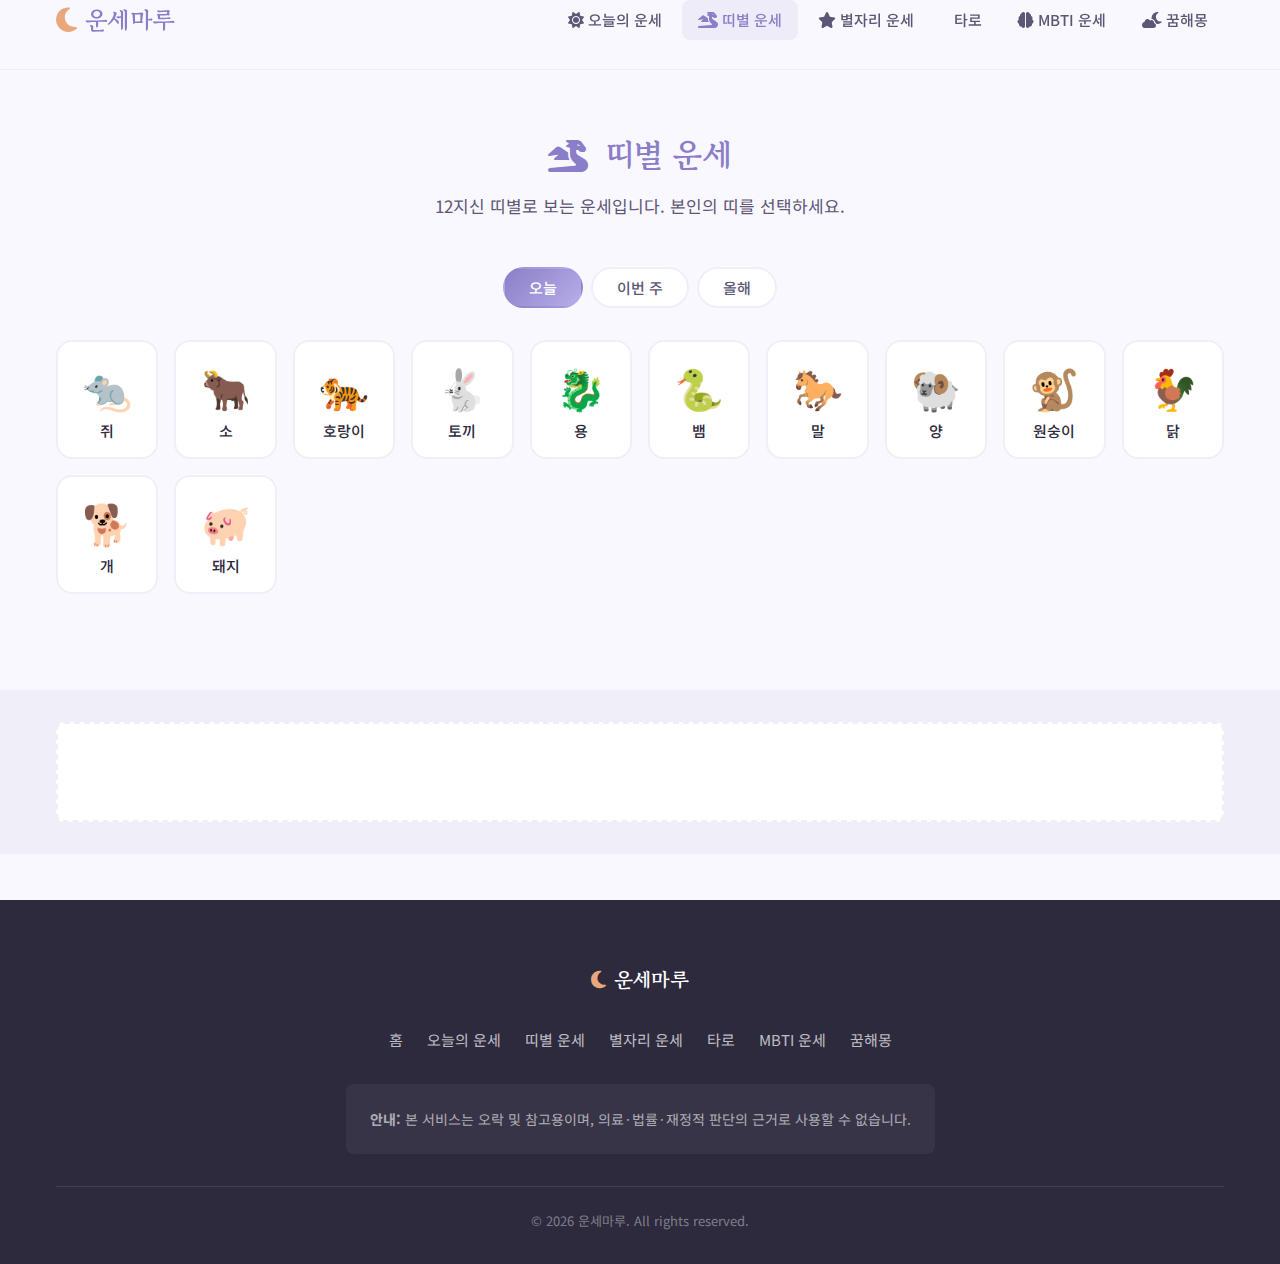
<file: zodiac.html>
<!DOCTYPE html>
<html lang="ko">
<head>
    <meta charset="UTF-8">
    <meta name="viewport" content="width=device-width, initial-scale=1.0">
    <meta name="description" content="운세마루 - 12지신 띠별 운세. 쥐, 소, 호랑이, 토끼, 용, 뱀, 말, 양, 원숭이, 닭, 개, 돼지띠 운세를 무료로 확인하세요.">
    <meta name="keywords" content="띠별운세, 12지신운세, 쥐띠운세, 소띠운세, 호랑이띠운세, 무료띠별운세">
    <meta name="author" content="운세마루">
    <meta name="robots" content="index, follow">
    
    <!-- Open Graph -->
    <meta property="og:title" content="띠별 운세 - 운세마루">
    <meta property="og:description" content="12지신 띠별 운세를 무료로 확인하세요">
    <meta property="og:type" content="website">
    <meta property="og:locale" content="ko_KR">
    
    <title>띠별 운세 - 운세마루</title>
    
    <!-- Favicon -->
    <link rel="icon" type="image/svg+xml" href="assets/images/icons/favicon.svg">
    
    <!-- Google Fonts -->
    <link rel="preconnect" href="https://fonts.googleapis.com">
    <link rel="preconnect" href="https://fonts.gstatic.com" crossorigin>
    <link href="https://fonts.googleapis.com/css2?family=Noto+Sans+KR:wght@300;400;500;700&family=Gowun+Batang:wght@400;700&display=swap" rel="stylesheet">
    
    <!-- Font Awesome -->
    <link rel="stylesheet" href="https://cdnjs.cloudflare.com/ajax/libs/font-awesome/6.5.1/css/all.min.css">
    
    <!-- Custom CSS -->
    <link rel="stylesheet" href="assets/css/style.css">
</head>
<body>
    <!-- Header Component Mount Point -->
    <header id="header-component" class="header" role="banner"></header>

    <!-- Main Content -->
    <main id="main-content" class="main" role="main">
        <!-- 띠별 운세 Section -->
        <section id="zodiac" class="section zodiac-section active">
            <div class="container">
                <div class="section-header">
                    <h2 class="section-title"><i class="fas fa-dragon"></i> 띠별 운세</h2>
                    <p class="section-desc">12지신 띠별로 보는 운세입니다. 본인의 띠를 선택하세요.</p>
                </div>
                
                <div class="period-tabs" role="tablist" aria-label="기간 선택">
                    <button class="tab-btn active" data-period="today" role="tab" aria-selected="true">오늘</button>
                    <button class="tab-btn" data-period="week" role="tab" aria-selected="false">이번 주</button>
                    <button class="tab-btn" data-period="year" role="tab" aria-selected="false">올해</button>
                </div>
                
                <div class="zodiac-grid">
                    <button class="zodiac-item" data-zodiac="rat" aria-label="쥐띠 운세 보기">
                        <span class="zodiac-emoji">🐀</span>
                        <span class="zodiac-name">쥐</span>
                    </button>
                    <button class="zodiac-item" data-zodiac="ox" aria-label="소띠 운세 보기">
                        <span class="zodiac-emoji">🐂</span>
                        <span class="zodiac-name">소</span>
                    </button>
                    <button class="zodiac-item" data-zodiac="tiger" aria-label="호랑이띠 운세 보기">
                        <span class="zodiac-emoji">🐅</span>
                        <span class="zodiac-name">호랑이</span>
                    </button>
                    <button class="zodiac-item" data-zodiac="rabbit" aria-label="토끼띠 운세 보기">
                        <span class="zodiac-emoji">🐇</span>
                        <span class="zodiac-name">토끼</span>
                    </button>
                    <button class="zodiac-item" data-zodiac="dragon" aria-label="용띠 운세 보기">
                        <span class="zodiac-emoji">🐉</span>
                        <span class="zodiac-name">용</span>
                    </button>
                    <button class="zodiac-item" data-zodiac="snake" aria-label="뱀띠 운세 보기">
                        <span class="zodiac-emoji">🐍</span>
                        <span class="zodiac-name">뱀</span>
                    </button>
                    <button class="zodiac-item" data-zodiac="horse" aria-label="말띠 운세 보기">
                        <span class="zodiac-emoji">🐎</span>
                        <span class="zodiac-name">말</span>
                    </button>
                    <button class="zodiac-item" data-zodiac="sheep" aria-label="양띠 운세 보기">
                        <span class="zodiac-emoji">🐏</span>
                        <span class="zodiac-name">양</span>
                    </button>
                    <button class="zodiac-item" data-zodiac="monkey" aria-label="원숭이띠 운세 보기">
                        <span class="zodiac-emoji">🐒</span>
                        <span class="zodiac-name">원숭이</span>
                    </button>
                    <button class="zodiac-item" data-zodiac="rooster" aria-label="닭띠 운세 보기">
                        <span class="zodiac-emoji">🐓</span>
                        <span class="zodiac-name">닭</span>
                    </button>
                    <button class="zodiac-item" data-zodiac="dog" aria-label="개띠 운세 보기">
                        <span class="zodiac-emoji">🐕</span>
                        <span class="zodiac-name">개</span>
                    </button>
                    <button class="zodiac-item" data-zodiac="pig" aria-label="돼지띠 운세 보기">
                        <span class="zodiac-emoji">🐖</span>
                        <span class="zodiac-name">돼지</span>
                    </button>
                </div>
                
                <div id="zodiac-result" class="result-container" aria-live="polite" hidden>
                    <!-- 결과가 동적으로 삽입됩니다 -->
                </div>
            </div>
        </section>

        <!-- 광고 영역 -->
        <aside class="ad-space" aria-label="광고 영역">
            <div class="container">
                <div class="ad-placeholder"></div>
            </div>
        </aside>
    </main>

    <!-- Footer Component Mount Point -->
    <footer id="footer-component" class="footer" role="contentinfo"></footer>

    <!-- jQuery -->
    <script src="https://cdnjs.cloudflare.com/ajax/libs/jquery/3.7.1/jquery.min.js"></script>
    
    <!-- Components -->
    <script src="assets/js/components.js"></script>
    
    <!-- Custom Scripts -->
    <script src="assets/js/common.js"></script>
    <script src="assets/js/fortune.js"></script>
    
    <!-- Page Init -->
    <script src="assets/js/page-init.js"></script>
    <script>
        document.addEventListener('DOMContentLoaded', function() {
            PageInit.init('zodiac');
        });
    </script>
</body>
</html>
</file>
<file: assets/css/style.css>
/* =====================================================
   운세마루 - 메인 스타일시트
   ===================================================== */

/* ----- CSS Custom Properties (Variables) ----- */
:root {
    /* Colors - 파스텔톤 팔레트 */
    --color-primary: #8b7ec8;
    --color-primary-light: #b8aee8;
    --color-primary-dark: #6b5fa8;
    --color-secondary: #e8a87c;
    --color-secondary-light: #f5d0b8;
    --color-accent: #85c1e9;
    --color-accent-light: #b8dff5;
    
    /* Background Colors */
    --bg-primary: #faf8ff;
    --bg-secondary: #f0eef8;
    --bg-card: #ffffff;
    --bg-dark: #2d2a3e;
    
    /* Text Colors */
    --text-primary: #2d2a3e;
    --text-secondary: #5c5775;
    --text-muted: #8e8a9d;
    --text-light: #ffffff;
    
    /* Status Colors */
    --color-success: #7bc77b;
    --color-warning: #f5c869;
    --color-error: #e57373;
    --color-info: #64b5f6;
    
    /* Gradients */
    --gradient-primary: linear-gradient(135deg, #8b7ec8 0%, #b8aee8 100%);
    --gradient-secondary: linear-gradient(135deg, #e8a87c 0%, #f5d0b8 100%);
    --gradient-hero: linear-gradient(135deg, #faf8ff 0%, #f0eef8 50%, #e8e4f8 100%);
    
    /* Shadows */
    --shadow-sm: 0 2px 4px rgba(45, 42, 62, 0.08);
    --shadow-md: 0 4px 12px rgba(45, 42, 62, 0.12);
    --shadow-lg: 0 8px 24px rgba(45, 42, 62, 0.16);
    --shadow-hover: 0 12px 32px rgba(139, 126, 200, 0.24);
    
    /* Spacing */
    --spacing-xs: 0.25rem;
    --spacing-sm: 0.5rem;
    --spacing-md: 1rem;
    --spacing-lg: 1.5rem;
    --spacing-xl: 2rem;
    --spacing-2xl: 3rem;
    --spacing-3xl: 4rem;
    
    /* Border Radius */
    --radius-sm: 4px;
    --radius-md: 8px;
    --radius-lg: 16px;
    --radius-xl: 24px;
    --radius-full: 9999px;
    
    /* Typography */
    --font-primary: 'Noto Sans KR', -apple-system, BlinkMacSystemFont, sans-serif;
    --font-display: 'Gowun Batang', serif;
    
    /* Transitions */
    --transition-fast: 0.15s ease;
    --transition-base: 0.3s ease;
    --transition-slow: 0.5s ease;
    
    /* Layout */
    --header-height: 70px;
    --container-max: 1200px;
    --container-padding: 1rem;
}

/* ----- Reset & Base Styles ----- */
*,
*::before,
*::after {
    box-sizing: border-box;
    margin: 0;
    padding: 0;
}

html {
    scroll-behavior: smooth;
    font-size: 16px;
}

body {
    font-family: var(--font-primary);
    font-size: 1rem;
    line-height: 1.6;
    color: var(--text-primary);
    background-color: var(--bg-primary);
    min-height: 100vh;
    -webkit-font-smoothing: antialiased;
    -moz-osx-font-smoothing: grayscale;
}

/* ----- Accessibility ----- */
.skip-link {
    position: absolute;
    top: -100%;
    left: 50%;
    transform: translateX(-50%);
    background: var(--color-primary);
    color: var(--text-light);
    padding: var(--spacing-sm) var(--spacing-lg);
    border-radius: var(--radius-md);
    z-index: 10000;
    transition: top var(--transition-fast);
}

.skip-link:focus {
    top: var(--spacing-md);
}

.visually-hidden {
    position: absolute;
    width: 1px;
    height: 1px;
    padding: 0;
    margin: -1px;
    overflow: hidden;
    clip: rect(0, 0, 0, 0);
    white-space: nowrap;
    border: 0;
}

/* ----- Container ----- */
.container {
    width: 100%;
    max-width: var(--container-max);
    margin: 0 auto;
    padding: 0 var(--container-padding);
}

/* ----- Typography ----- */
h1, h2, h3, h4, h5, h6 {
    font-weight: 700;
    line-height: 1.3;
    color: var(--text-primary);
}

a {
    color: var(--color-primary);
    text-decoration: none;
    transition: color var(--transition-fast);
}

a:hover {
    color: var(--color-primary-dark);
}

a:focus-visible {
    outline: 2px solid var(--color-primary);
    outline-offset: 2px;
}

button {
    font-family: inherit;
    cursor: pointer;
    border: none;
    background: none;
}

button:focus-visible {
    outline: 2px solid var(--color-primary);
    outline-offset: 2px;
}

img {
    max-width: 100%;
    height: auto;
    display: block;
}

/* =====================================================
   Header
   ===================================================== */
.header {
    position: fixed;
    top: 0;
    left: 0;
    right: 0;
    height: var(--header-height);
    background: rgba(250, 248, 255, 0.95);
    backdrop-filter: blur(10px);
    border-bottom: 1px solid rgba(139, 126, 200, 0.1);
    z-index: 1000;
    transition: box-shadow var(--transition-base);
}

.header.scrolled {
    box-shadow: var(--shadow-md);
}

.header-inner {
    display: flex;
    align-items: center;
    justify-content: space-between;
    height: 100%;
}

/* Logo */
.logo a {
    display: flex;
    align-items: center;
    gap: var(--spacing-sm);
    font-family: var(--font-display);
    font-size: 1.5rem;
    font-weight: 700;
    color: var(--color-primary);
}

.logo i {
    font-size: 1.75rem;
    color: var(--color-secondary);
}

/* Mobile Menu Button */
.mobile-menu-btn {
    display: none;
    width: 44px;
    height: 44px;
    align-items: center;
    justify-content: center;
    background: transparent;
    border-radius: var(--radius-md);
    transition: background var(--transition-fast);
}

.mobile-menu-btn:hover {
    background: var(--bg-secondary);
}

.hamburger {
    position: relative;
    width: 24px;
    height: 2px;
    background: var(--text-primary);
    transition: var(--transition-fast);
}

.hamburger::before,
.hamburger::after {
    content: '';
    position: absolute;
    left: 0;
    width: 24px;
    height: 2px;
    background: var(--text-primary);
    transition: var(--transition-fast);
}

.hamburger::before {
    top: -7px;
}

.hamburger::after {
    bottom: -7px;
}

.mobile-menu-btn[aria-expanded="true"] .hamburger {
    background: transparent;
}

.mobile-menu-btn[aria-expanded="true"] .hamburger::before {
    top: 0;
    transform: rotate(45deg);
}

.mobile-menu-btn[aria-expanded="true"] .hamburger::after {
    bottom: 0;
    transform: rotate(-45deg);
}

/* Navigation */
.main-nav {
    display: flex;
    align-items: center;
}

.nav-list {
    display: flex;
    align-items: center;
    gap: var(--spacing-xs);
    list-style: none;
}

.nav-link {
    display: flex;
    align-items: center;
    gap: var(--spacing-xs);
    padding: var(--spacing-sm) var(--spacing-md);
    color: var(--text-secondary);
    font-size: 0.9375rem;
    font-weight: 500;
    border-radius: var(--radius-md);
    transition: all var(--transition-fast);
}

.nav-link:hover {
    color: var(--color-primary);
    background: var(--bg-secondary);
}

.nav-link.active {
    color: var(--color-primary);
    background: rgba(139, 126, 200, 0.1);
}

.nav-link i {
    font-size: 1rem;
}

/* 메뉴 텍스트 - 기본 표시 */
.nav-link span {
    display: inline;
    transition: opacity var(--transition-fast), width var(--transition-fast);
}

/* =====================================================
   Main Content
   ===================================================== */
.main {
    padding-top: var(--header-height);
    min-height: 100vh;
}

/* ----- Section Common ----- */
.section {
    display: none;
    padding: var(--spacing-3xl) 0;
    animation: fadeIn 0.5s ease;
}

.section.active {
    display: block;
}

@keyframes fadeIn {
    from {
        opacity: 0;
        transform: translateY(20px);
    }
    to {
        opacity: 1;
        transform: translateY(0);
    }
}

.section-header {
    text-align: center;
    margin-bottom: var(--spacing-2xl);
}

.section-title {
    font-family: var(--font-display);
    font-size: 2rem;
    margin-bottom: var(--spacing-md);
    color: var(--color-primary);
}

.section-title i {
    margin-right: var(--spacing-sm);
}

.section-desc {
    font-size: 1.0625rem;
    color: var(--text-secondary);
    max-width: 600px;
    margin: 0 auto;
}

/* =====================================================
   Hero Section
   ===================================================== */
.hero-section {
    background: var(--gradient-hero);
    min-height: calc(100vh - var(--header-height));
    display: flex;
    align-items: center;
}

.hero-section.active {
    display: flex;
}

.hero-content {
    width: 100%;
}

.hero-text {
    text-align: center;
    margin-bottom: var(--spacing-3xl);
}

.hero-title {
    font-family: var(--font-display);
    font-size: 2.5rem;
    font-weight: 700;
    color: var(--text-primary);
    margin-bottom: var(--spacing-md);
    line-height: 1.4;
}

.hero-desc {
    font-size: 1.125rem;
    color: var(--text-secondary);
    line-height: 1.7;
}

/* Hero Cards Grid */
.hero-cards {
    display: grid;
    grid-template-columns: repeat(auto-fit, minmax(280px, 1fr));
    gap: var(--spacing-lg);
}

.fortune-card {
    display: flex;
    flex-direction: column;
    align-items: center;
    justify-content: center;
    background: var(--bg-card);
    padding: var(--spacing-xl);
    border-radius: var(--radius-lg);
    box-shadow: var(--shadow-md);
    text-align: center;
    cursor: pointer;
    transition: all var(--transition-base);
    border: 2px solid transparent;
    text-decoration: none;
    color: inherit;
}

a.fortune-card {
    display: flex;
    flex-direction: column;
    align-items: center;
}

.fortune-card:hover {
    transform: translateY(-8px);
    box-shadow: var(--shadow-hover);
    border-color: var(--color-primary-light);
}

.fortune-card:focus-visible {
    outline: none;
    border-color: var(--color-primary);
}

.card-icon {
    width: 64px;
    height: 64px;
    margin: 0 auto var(--spacing-md);
    display: flex;
    align-items: center;
    justify-content: center;
    background: var(--gradient-primary);
    border-radius: var(--radius-full);
    font-size: 1.75rem;
    color: var(--text-light);
}

.fortune-card h3 {
    font-size: 1.25rem;
    margin-bottom: var(--spacing-sm);
}

.fortune-card p {
    font-size: 0.9375rem;
    color: var(--text-muted);
}

/* =====================================================
   Forms
   ===================================================== */
.fortune-form-container {
    max-width: 500px;
    margin: 0 auto var(--spacing-2xl);
}

.fortune-form {
    background: var(--bg-card);
    padding: var(--spacing-xl);
    border-radius: var(--radius-lg);
    box-shadow: var(--shadow-md);
}

.form-group {
    margin-bottom: var(--spacing-lg);
}

.form-group label {
    display: block;
    font-weight: 500;
    margin-bottom: var(--spacing-sm);
    color: var(--text-primary);
}

.date-inputs {
    display: grid;
    grid-template-columns: 2fr 1fr 1fr;
    gap: var(--spacing-sm);
}

select,
input[type="text"],
input[type="search"] {
    width: 100%;
    padding: var(--spacing-sm) var(--spacing-md);
    font-size: 1rem;
    font-family: inherit;
    color: var(--text-primary);
    background: var(--bg-primary);
    border: 2px solid var(--bg-secondary);
    border-radius: var(--radius-md);
    transition: all var(--transition-fast);
    appearance: none;
}

select {
    background-image: url("data:image/svg+xml,%3Csvg xmlns='http://www.w3.org/2000/svg' width='12' height='12' viewBox='0 0 12 12'%3E%3Cpath fill='%235c5775' d='M6 8L1 3h10z'/%3E%3C/svg%3E");
    background-repeat: no-repeat;
    background-position: right 12px center;
    padding-right: 36px;
}

select:focus,
input:focus {
    outline: none;
    border-color: var(--color-primary);
    background-color: var(--bg-card);
}

.form-hint {
    font-size: 0.875rem;
    color: var(--text-muted);
    margin-top: var(--spacing-xs);
}

/* ----- Buttons ----- */
.btn {
    display: inline-flex;
    align-items: center;
    justify-content: center;
    gap: var(--spacing-sm);
    padding: var(--spacing-md) var(--spacing-xl);
    font-size: 1rem;
    font-weight: 600;
    border-radius: var(--radius-md);
    transition: all var(--transition-fast);
}

.btn-primary {
    width: 100%;
    background: var(--gradient-primary);
    color: var(--text-light);
}

.btn-primary:hover {
    opacity: 0.9;
    transform: translateY(-2px);
    box-shadow: var(--shadow-md);
}

.btn-secondary {
    background: var(--bg-secondary);
    color: var(--text-primary);
}

.btn-secondary:hover {
    background: var(--color-primary-light);
    color: var(--text-light);
}

/* =====================================================
   Period Tabs
   ===================================================== */
.period-tabs {
    display: flex;
    justify-content: center;
    gap: var(--spacing-sm);
    margin-bottom: var(--spacing-xl);
}

.tab-btn {
    padding: var(--spacing-sm) var(--spacing-lg);
    font-size: 0.9375rem;
    font-weight: 500;
    color: var(--text-secondary);
    background: var(--bg-card);
    border: 2px solid var(--bg-secondary);
    border-radius: var(--radius-full);
    transition: all var(--transition-fast);
}

.tab-btn:hover {
    border-color: var(--color-primary-light);
    color: var(--color-primary);
}

.tab-btn.active {
    background: var(--gradient-primary);
    border-color: transparent;
    color: var(--text-light);
}

/* =====================================================
   Zodiac Grid (띠별)
   ===================================================== */
.zodiac-grid {
    display: grid;
    grid-template-columns: repeat(auto-fit, minmax(100px, 1fr));
    gap: var(--spacing-md);
    margin-bottom: var(--spacing-xl);
}

.zodiac-item {
    display: flex;
    flex-direction: column;
    align-items: center;
    padding: var(--spacing-md);
    background: var(--bg-card);
    border: 2px solid var(--bg-secondary);
    border-radius: var(--radius-lg);
    transition: all var(--transition-fast);
}

.zodiac-item:hover {
    border-color: var(--color-primary);
    transform: translateY(-4px);
    box-shadow: var(--shadow-md);
}

.zodiac-item.selected {
    background: var(--gradient-primary);
    border-color: transparent;
}

.zodiac-item.selected .zodiac-name {
    color: var(--text-light);
}

.zodiac-emoji {
    font-size: 2.5rem;
    margin-bottom: var(--spacing-xs);
}

.zodiac-name {
    font-size: 0.9375rem;
    font-weight: 500;
    color: var(--text-primary);
}

/* =====================================================
   Horoscope Grid (별자리)
   ===================================================== */
.horoscope-grid {
    display: grid;
    grid-template-columns: repeat(auto-fit, minmax(140px, 1fr));
    gap: var(--spacing-md);
    margin-bottom: var(--spacing-xl);
}

.horoscope-item {
    display: flex;
    flex-direction: column;
    align-items: center;
    padding: var(--spacing-lg);
    background: var(--bg-card);
    border: 2px solid var(--bg-secondary);
    border-radius: var(--radius-lg);
    transition: all var(--transition-fast);
}

.horoscope-item:hover {
    border-color: var(--color-primary);
    transform: translateY(-4px);
    box-shadow: var(--shadow-md);
}

.horoscope-item.selected {
    background: var(--gradient-primary);
    border-color: transparent;
}

.horoscope-item.selected .sign-name,
.horoscope-item.selected .sign-date {
    color: var(--text-light);
}

.sign-symbol {
    font-size: 2rem;
    margin-bottom: var(--spacing-xs);
    color: var(--color-primary);
}

.horoscope-item.selected .sign-symbol {
    color: var(--text-light);
}

.sign-name {
    font-size: 1rem;
    font-weight: 600;
    color: var(--text-primary);
    margin-bottom: var(--spacing-xs);
}

.sign-date {
    font-size: 0.8125rem;
    color: var(--text-muted);
}

/* =====================================================
   Tarot Section
   ===================================================== */
.tarot-type-selector {
    display: flex;
    flex-wrap: wrap;
    justify-content: center;
    gap: var(--spacing-md);
    margin-bottom: var(--spacing-xl);
}

.tarot-type-btn {
    display: flex;
    flex-direction: column;
    align-items: center;
    padding: var(--spacing-lg) var(--spacing-xl);
    background: var(--bg-card);
    border: 2px solid var(--bg-secondary);
    border-radius: var(--radius-lg);
    transition: all var(--transition-fast);
    min-width: 120px;
}

.tarot-type-btn:hover {
    border-color: var(--color-primary);
    transform: translateY(-4px);
}

.tarot-type-btn.active {
    background: var(--gradient-primary);
    border-color: transparent;
    color: var(--text-light);
}

.tarot-type-btn i {
    font-size: 1.5rem;
    margin-bottom: var(--spacing-sm);
    color: var(--color-primary);
}

.tarot-type-btn.active i {
    color: var(--text-light);
}

.tarot-type-btn span {
    font-weight: 600;
    font-size: 0.9375rem;
}

.tarot-type-btn small {
    font-size: 0.75rem;
    color: var(--text-muted);
    margin-top: var(--spacing-xs);
}

.tarot-type-btn.active small {
    color: rgba(255, 255, 255, 0.8);
}

/* Tarot Deck */
.tarot-deck {
    display: flex;
    flex-wrap: wrap;
    justify-content: center;
    gap: var(--spacing-sm);
    margin-bottom: var(--spacing-xl);
    perspective: 1000px;
}

.tarot-card {
    width: 80px;
    height: 120px;
    background: var(--gradient-primary);
    border-radius: var(--radius-md);
    cursor: pointer;
    transition: all var(--transition-base);
    transform-style: preserve-3d;
    position: relative;
    border: 2px solid transparent;
}

.tarot-card::before {
    content: '✦';
    position: absolute;
    top: 50%;
    left: 50%;
    transform: translate(-50%, -50%);
    font-size: 1.5rem;
    color: rgba(255, 255, 255, 0.5);
}

.tarot-card:hover:not(.selected):not(.disabled) {
    transform: translateY(-8px) rotateY(10deg);
    box-shadow: var(--shadow-lg);
}

.tarot-card.selected {
    background: var(--gradient-secondary);
    transform: translateY(-12px) scale(1.05);
    border-color: var(--color-secondary);
    box-shadow: var(--shadow-hover);
}

.tarot-card.disabled {
    opacity: 0.5;
    cursor: not-allowed;
}

.tarot-selected {
    text-align: center;
    margin-bottom: var(--spacing-lg);
}

.selection-info {
    font-size: 1rem;
    color: var(--text-secondary);
}

#tarot-reset {
    display: block;
    margin: var(--spacing-xl) auto 0;
}

/* =====================================================
   MBTI Section
   ===================================================== */
.mbti-notice {
    display: flex;
    align-items: center;
    gap: var(--spacing-md);
    padding: var(--spacing-md) var(--spacing-lg);
    background: rgba(100, 181, 246, 0.1);
    border-left: 4px solid var(--color-info);
    border-radius: var(--radius-md);
    margin-bottom: var(--spacing-xl);
    max-width: 600px;
    margin-left: auto;
    margin-right: auto;
}

.mbti-notice i {
    font-size: 1.25rem;
    color: var(--color-info);
}

.mbti-notice p {
    font-size: 0.9375rem;
    color: var(--text-secondary);
}

.mbti-grid {
    display: grid;
    grid-template-columns: repeat(auto-fit, minmax(250px, 1fr));
    gap: var(--spacing-xl);
    margin-bottom: var(--spacing-xl);
}

.mbti-group {
    background: var(--bg-card);
    padding: var(--spacing-lg);
    border-radius: var(--radius-lg);
    box-shadow: var(--shadow-sm);
}

.mbti-group-title {
    font-size: 1rem;
    color: var(--text-muted);
    text-align: center;
    margin-bottom: var(--spacing-md);
    padding-bottom: var(--spacing-sm);
    border-bottom: 1px solid var(--bg-secondary);
}

.mbti-buttons {
    display: grid;
    grid-template-columns: repeat(2, 1fr);
    gap: var(--spacing-sm);
}

.mbti-btn {
    padding: var(--spacing-md);
    font-size: 1rem;
    font-weight: 600;
    color: var(--text-primary);
    background: var(--bg-primary);
    border: 2px solid var(--bg-secondary);
    border-radius: var(--radius-md);
    transition: all var(--transition-fast);
}

.mbti-btn:hover {
    border-color: var(--color-primary);
    background: var(--color-primary-light);
    color: var(--text-light);
}

.mbti-btn.selected {
    background: var(--gradient-primary);
    border-color: transparent;
    color: var(--text-light);
}

/* =====================================================
   Dream Section (꿈해몽)
   ===================================================== */
.dream-search-container {
    max-width: 500px;
    margin: 0 auto var(--spacing-xl);
}

.dream-form {
    background: var(--bg-card);
    padding: var(--spacing-xl);
    border-radius: var(--radius-lg);
    box-shadow: var(--shadow-md);
}

.search-input-wrapper {
    display: flex;
    gap: var(--spacing-sm);
}

.search-input-wrapper input {
    flex: 1;
}

.search-btn {
    width: 50px;
    height: 50px;
    display: flex;
    align-items: center;
    justify-content: center;
    background: var(--gradient-primary);
    color: var(--text-light);
    border-radius: var(--radius-md);
    font-size: 1.125rem;
    transition: all var(--transition-fast);
}

.search-btn:hover {
    transform: scale(1.05);
}

.popular-keywords {
    max-width: 600px;
    margin: 0 auto var(--spacing-xl);
    text-align: center;
}

.popular-keywords h3 {
    font-size: 1rem;
    color: var(--text-muted);
    margin-bottom: var(--spacing-md);
}

.keyword-tags {
    display: flex;
    flex-wrap: wrap;
    justify-content: center;
    gap: var(--spacing-sm);
}

.keyword-tag {
    padding: var(--spacing-xs) var(--spacing-md);
    font-size: 0.875rem;
    color: var(--text-secondary);
    background: var(--bg-card);
    border: 1px solid var(--bg-secondary);
    border-radius: var(--radius-full);
    transition: all var(--transition-fast);
}

.keyword-tag:hover {
    background: var(--color-primary);
    border-color: var(--color-primary);
    color: var(--text-light);
}

/* ----- MBTI Additional Styles ----- */
.mbti-description {
    margin-bottom: var(--spacing-xl);
    padding: var(--spacing-lg);
    background: var(--bg-secondary);
    border-radius: var(--radius-md);
}

.mbti-description p {
    font-size: 1.0625rem;
    line-height: 1.8;
    color: var(--text-secondary);
    margin-bottom: var(--spacing-md);
}

.trait-tags {
    display: flex;
    flex-wrap: wrap;
    gap: var(--spacing-sm);
}

.trait-tag {
    padding: var(--spacing-xs) var(--spacing-md);
    background: var(--color-primary);
    color: var(--text-light);
    border-radius: var(--radius-full);
    font-size: 0.875rem;
    font-weight: 500;
}

.mbti-traits-grid {
    display: grid;
    grid-template-columns: repeat(auto-fit, minmax(250px, 1fr));
    gap: var(--spacing-lg);
    margin-bottom: var(--spacing-xl);
}

.traits-section {
    padding: var(--spacing-lg);
    background: var(--bg-card);
    border-radius: var(--radius-md);
    border: 1px solid var(--bg-secondary);
}

.traits-section h4 {
    display: flex;
    align-items: center;
    gap: var(--spacing-sm);
    margin-bottom: var(--spacing-md);
    color: var(--color-primary);
}

.traits-list {
    list-style: none;
}

.traits-list li {
    display: flex;
    align-items: center;
    gap: var(--spacing-sm);
    padding: var(--spacing-sm) 0;
    color: var(--text-secondary);
}

.traits-list.strengths li i {
    color: var(--color-success);
}

.traits-list.weaknesses li i {
    color: var(--color-error);
}

.today-advice {
    padding: var(--spacing-lg);
    background: linear-gradient(135deg, rgba(139, 126, 200, 0.1), rgba(232, 168, 124, 0.1));
    border-radius: var(--radius-lg);
    border-left: 4px solid var(--color-primary);
}

.today-advice h4 {
    color: var(--color-primary);
    margin-bottom: var(--spacing-md);
}

.advice-text {
    font-family: var(--font-display);
    font-size: 1.125rem;
    font-style: italic;
    color: var(--text-primary);
    line-height: 1.8;
}

/* ----- Dream Additional Styles ----- */
.dream-meaning {
    margin-bottom: var(--spacing-xl);
}

.main-meaning {
    font-size: 1.125rem;
    line-height: 1.8;
    color: var(--text-primary);
    padding: var(--spacing-lg);
    background: linear-gradient(135deg, rgba(139, 126, 200, 0.1), rgba(232, 168, 124, 0.1));
    border-radius: var(--radius-md);
}

.dream-general {
    margin-bottom: var(--spacing-xl);
}

.dream-general p {
    color: var(--text-secondary);
    line-height: 1.8;
}

.dream-details {
    margin-bottom: var(--spacing-xl);
}

.dream-detail {
    padding: var(--spacing-md) var(--spacing-lg);
    margin-bottom: var(--spacing-sm);
    background: var(--bg-secondary);
    border-radius: var(--radius-md);
    border-left: 3px solid var(--color-primary);
}

.dream-detail h5 {
    font-size: 1rem;
    color: var(--text-primary);
    margin-bottom: var(--spacing-xs);
}

.dream-detail p {
    font-size: 0.9375rem;
    color: var(--text-secondary);
}

.related-dreams {
    margin-top: var(--spacing-xl);
    padding-top: var(--spacing-lg);
    border-top: 1px solid var(--bg-secondary);
}

.related-dreams h4 {
    color: var(--color-primary);
    margin-bottom: var(--spacing-md);
}

.related-tags {
    display: flex;
    flex-wrap: wrap;
    gap: var(--spacing-sm);
}

.not-found-message {
    font-size: 1.125rem;
    color: var(--text-primary);
    margin-bottom: var(--spacing-md);
}

.suggestion-keywords {
    margin-top: var(--spacing-xl);
}

.suggestion-keywords h4 {
    color: var(--color-primary);
    margin-bottom: var(--spacing-md);
}

/* ----- Tarot Additional Styles ----- */
.tarot-keywords {
    margin-top: var(--spacing-xl);
    padding-top: var(--spacing-lg);
    border-top: 1px solid var(--bg-secondary);
}

.tarot-keywords h4 {
    color: var(--color-primary);
    margin-bottom: var(--spacing-md);
}

.tarot-card-result .reversed .tarot-card-image {
    transform: rotate(180deg);
}

.tarot-card-result small {
    display: block;
    font-size: 0.75rem;
    color: var(--color-error);
    margin-top: var(--spacing-xs);
}

/* =====================================================
   Result Container
   ===================================================== */
.result-container {
    background: var(--bg-card);
    padding: var(--spacing-xl);
    border-radius: var(--radius-lg);
    box-shadow: var(--shadow-md);
    max-width: 800px;
    margin: 0 auto;
    animation: slideUp 0.4s ease;
}

@keyframes slideUp {
    from {
        opacity: 0;
        transform: translateY(20px);
    }
    to {
        opacity: 1;
        transform: translateY(0);
    }
}

.result-header {
    text-align: center;
    margin-bottom: var(--spacing-xl);
    padding-bottom: var(--spacing-lg);
    border-bottom: 1px solid var(--bg-secondary);
}

.result-header h3 {
    font-family: var(--font-display);
    font-size: 1.5rem;
    color: var(--color-primary);
    margin-bottom: var(--spacing-sm);
}

.result-date {
    font-size: 0.9375rem;
    color: var(--text-muted);
}

.result-body {
    line-height: 1.8;
}

.fortune-category {
    margin-bottom: var(--spacing-xl);
}

.fortune-category:last-child {
    margin-bottom: 0;
}

.fortune-category h4 {
    display: flex;
    align-items: center;
    gap: var(--spacing-sm);
    font-size: 1.125rem;
    color: var(--color-primary);
    margin-bottom: var(--spacing-md);
}

.fortune-category p {
    color: var(--text-secondary);
    padding-left: var(--spacing-lg);
}

/* Lucky Items */
.lucky-items {
    display: flex;
    flex-wrap: wrap;
    gap: var(--spacing-md);
    margin-top: var(--spacing-lg);
    padding: var(--spacing-lg);
    background: var(--bg-secondary);
    border-radius: var(--radius-md);
}

.lucky-item {
    display: flex;
    flex-direction: column;
    align-items: center;
    gap: var(--spacing-xs);
}

.lucky-item span:first-child {
    font-size: 0.8125rem;
    color: var(--text-muted);
}

.lucky-item span:last-child {
    font-weight: 600;
    color: var(--color-primary);
}

/* Score Display */
.score-display {
    display: flex;
    align-items: center;
    gap: var(--spacing-md);
    margin-top: var(--spacing-lg);
    padding: var(--spacing-lg);
    background: var(--bg-secondary);
    border-radius: var(--radius-md);
}

.score-label {
    font-size: 0.9375rem;
    color: var(--text-secondary);
}

.score-bar {
    flex: 1;
    height: 8px;
    background: rgba(139, 126, 200, 0.2);
    border-radius: var(--radius-full);
    overflow: hidden;
}

.score-fill {
    height: 100%;
    background: var(--gradient-primary);
    border-radius: var(--radius-full);
    transition: width 0.6s ease;
}

.score-value {
    font-weight: 700;
    color: var(--color-primary);
    min-width: 50px;
    text-align: right;
}

/* Tarot Result */
.tarot-cards-result {
    display: flex;
    flex-wrap: wrap;
    justify-content: center;
    gap: var(--spacing-xl);
    margin-bottom: var(--spacing-xl);
}

.tarot-card-result {
    display: flex;
    flex-direction: column;
    align-items: center;
    max-width: 200px;
}

.tarot-card-image {
    width: 120px;
    height: 180px;
    background: var(--gradient-secondary);
    border-radius: var(--radius-md);
    display: flex;
    align-items: center;
    justify-content: center;
    font-size: 3rem;
    margin-bottom: var(--spacing-md);
    box-shadow: var(--shadow-md);
}

.tarot-card-name {
    font-weight: 600;
    color: var(--text-primary);
    margin-bottom: var(--spacing-sm);
}

.tarot-card-meaning {
    font-size: 0.9375rem;
    color: var(--text-secondary);
    text-align: center;
}

.tarot-interpretation {
    padding: var(--spacing-lg);
    background: var(--bg-secondary);
    border-radius: var(--radius-md);
}

.tarot-interpretation h4 {
    color: var(--color-primary);
    margin-bottom: var(--spacing-md);
}

.tarot-interpretation p {
    color: var(--text-secondary);
    line-height: 1.8;
}

/* =====================================================
   Ad Space
   ===================================================== */
.ad-space {
    padding: var(--spacing-xl) 0;
    background: var(--bg-secondary);
}

.ad-placeholder {
    min-height: 100px;
    background: var(--bg-card);
    border: 2px dashed var(--bg-secondary);
    border-radius: var(--radius-md);
    display: flex;
    align-items: center;
    justify-content: center;
    color: var(--text-muted);
}

/* =====================================================
   Footer
   ===================================================== */
.footer {
    background: var(--bg-dark);
    color: var(--text-light);
    padding: var(--spacing-3xl) 0 var(--spacing-xl);
}

.footer-content {
    display: flex;
    flex-direction: column;
    align-items: center;
    gap: var(--spacing-xl);
    text-align: center;
}

.footer-logo {
    display: flex;
    align-items: center;
    gap: var(--spacing-sm);
    font-family: var(--font-display);
    font-size: 1.25rem;
    font-weight: 700;
}

.footer-logo i {
    color: var(--color-secondary);
}

.footer-nav {
    display: flex;
    flex-wrap: wrap;
    justify-content: center;
    gap: var(--spacing-md) var(--spacing-lg);
}

.footer-nav a {
    color: rgba(255, 255, 255, 0.7);
    font-size: 0.9375rem;
    transition: color var(--transition-fast);
}

.footer-nav a:hover {
    color: var(--text-light);
}

.footer-disclaimer {
    max-width: 600px;
    padding: var(--spacing-lg);
    background: rgba(255, 255, 255, 0.05);
    border-radius: var(--radius-md);
}

.footer-disclaimer p {
    font-size: 0.875rem;
    color: rgba(255, 255, 255, 0.6);
    line-height: 1.6;
}

.footer-copy {
    padding-top: var(--spacing-lg);
    border-top: 1px solid rgba(255, 255, 255, 0.1);
    width: 100%;
}

.footer-copy p {
    font-size: 0.8125rem;
    color: rgba(255, 255, 255, 0.4);
}

/* =====================================================
   Back to Top Button
   ===================================================== */
.back-to-top {
    position: fixed;
    bottom: var(--spacing-xl);
    right: var(--spacing-xl);
    width: 48px;
    height: 48px;
    display: flex;
    align-items: center;
    justify-content: center;
    background: var(--gradient-primary);
    color: var(--text-light);
    border-radius: var(--radius-full);
    box-shadow: var(--shadow-md);
    transition: all var(--transition-fast);
    z-index: 900;
}

.back-to-top:hover {
    transform: translateY(-4px);
    box-shadow: var(--shadow-lg);
}

.back-to-top[hidden] {
    display: none;
}

/* =====================================================
   Loading Overlay
   ===================================================== */
.loading-overlay {
    position: fixed;
    top: 0;
    left: 0;
    right: 0;
    bottom: 0;
    background: rgba(250, 248, 255, 0.9);
    display: flex;
    align-items: center;
    justify-content: center;
    z-index: 9999;
}

.loading-overlay[hidden] {
    display: none;
}

.loading-spinner {
    text-align: center;
}

.loading-spinner i {
    font-size: 3rem;
    color: var(--color-primary);
    margin-bottom: var(--spacing-md);
}

.loading-spinner p {
    color: var(--text-secondary);
}

/* =====================================================
   Responsive Design
   ===================================================== */

/* Tablet */
/* =====================================================
   [2단계] 중간 화면 - 아이콘만 표시, 텍스트 숨김
   ===================================================== */
@media (max-width: 992px) {
    :root {
        --header-height: 60px;
    }
    
    /* 네비게이션 텍스트 숨김 */
    .nav-link span {
        display: none;
    }
    
    /* 아이콘 강조 */
    .nav-link i {
        font-size: 1.25rem;
    }
    
    /* 아이콘만일 때 패딩 조정 */
    .nav-link {
        padding: var(--spacing-sm);
    }
    
    /* 네비게이션 간격 조정 */
    .nav-list {
        gap: 2px;
    }
    
    .hero-title {
        font-size: 2rem;
    }
    
    .hero-cards {
        grid-template-columns: repeat(2, 1fr);
    }
    
    .zodiac-grid {
        grid-template-columns: repeat(4, 1fr);
    }
    
    .horoscope-grid {
        grid-template-columns: repeat(3, 1fr);
    }
}

/* Mobile */
@media (max-width: 768px) {
    :root {
        --container-padding: 1rem;
        --spacing-3xl: 2.5rem;
    }
    
    /* Hero */
    .hero-section {
        min-height: auto;
        padding: var(--spacing-2xl) 0;
    }
    
    .hero-title {
        font-size: 1.75rem;
    }
    
    .hero-desc {
        font-size: 1rem;
    }
    
    .hero-cards {
        grid-template-columns: 1fr;
        gap: var(--spacing-md);
    }
    
    .fortune-card {
        display: flex;
        align-items: center;
        text-align: left;
        padding: var(--spacing-md);
    }
    
    .card-icon {
        width: 48px;
        height: 48px;
        margin: 0 var(--spacing-md) 0 0;
        font-size: 1.25rem;
    }
    
    .fortune-card h3 {
        font-size: 1rem;
        margin-bottom: var(--spacing-xs);
    }
    
    .fortune-card p {
        font-size: 0.8125rem;
    }
    
    /* Section */
    .section {
        padding: var(--spacing-2xl) 0;
    }
    
    .section-title {
        font-size: 1.5rem;
    }
    
    .section-desc {
        font-size: 0.9375rem;
    }
    
    /* Forms */
    .date-inputs {
        grid-template-columns: 1fr;
    }
    
    /* Period Tabs */
    .period-tabs {
        flex-wrap: wrap;
    }
    
    .tab-btn {
        flex: 1;
        min-width: 80px;
    }
    
    /* Zodiac Grid */
    .zodiac-grid {
        grid-template-columns: repeat(3, 1fr);
        gap: var(--spacing-sm);
    }
    
    .zodiac-emoji {
        font-size: 2rem;
    }
    
    .zodiac-name {
        font-size: 0.8125rem;
    }
    
    /* Horoscope Grid */
    .horoscope-grid {
        grid-template-columns: repeat(2, 1fr);
    }
    
    .horoscope-item {
        padding: var(--spacing-md);
    }
    
    .sign-symbol {
        font-size: 1.5rem;
    }
    
    .sign-name {
        font-size: 0.875rem;
    }
    
    /* Tarot */
    .tarot-type-selector {
        gap: var(--spacing-sm);
    }
    
    .tarot-type-btn {
        padding: var(--spacing-md);
        min-width: 100px;
    }
    
    .tarot-card {
        width: 60px;
        height: 90px;
    }
    
    .tarot-cards-result {
        gap: var(--spacing-md);
    }
    
    .tarot-card-image {
        width: 100px;
        height: 150px;
        font-size: 2.5rem;
    }
    
    /* MBTI */
    .mbti-grid {
        grid-template-columns: 1fr;
    }
    
    /* Results */
    .result-container {
        padding: var(--spacing-lg);
    }
    
    .result-header h3 {
        font-size: 1.25rem;
    }
    
    .lucky-items {
        flex-direction: column;
        align-items: flex-start;
    }
    
    .score-display {
        flex-direction: column;
        align-items: stretch;
    }
    
    .score-value {
        text-align: center;
    }
    
    /* Footer */
    .footer {
        padding: var(--spacing-2xl) 0 var(--spacing-lg);
    }
    
    .footer-nav {
        gap: var(--spacing-sm) var(--spacing-md);
    }
    
    .footer-nav a {
        font-size: 0.8125rem;
    }
    
    /* Back to Top */
    .back-to-top {
        bottom: var(--spacing-md);
        right: var(--spacing-md);
        width: 44px;
        height: 44px;
    }
}

/* =====================================================
   [3단계] 작은 화면 - 햄버거 메뉴 표시
   ===================================================== */
@media (max-width: 576px) {
    /* 햄버거 버튼 표시 */
    .mobile-menu-btn {
        display: flex;
    }
    
    /* 메인 네비게이션 - 모바일 드로어 */
    .main-nav {
        position: fixed;
        top: var(--header-height);
        left: 0;
        right: 0;
        bottom: 0;
        background: var(--bg-primary);
        padding: var(--spacing-lg);
        transform: translateX(100%);
        transition: transform var(--transition-base);
        overflow-y: auto;
        z-index: 999;
    }
    
    .main-nav.active {
        transform: translateX(0);
    }
    
    /* 네비게이션 세로 배치 */
    .nav-list {
        flex-direction: column;
        gap: var(--spacing-sm);
    }
    
    /* 메뉴 아이템 전체 너비 */
    .nav-link {
        width: 100%;
        padding: var(--spacing-md);
        font-size: 1rem;
        justify-content: flex-start;
        gap: var(--spacing-sm);
    }
    
    /* 모바일 메뉴에서는 텍스트 다시 표시 */
    .nav-link span {
        display: inline;
    }
    
    /* 아이콘 크기 통일 */
    .nav-link i {
        font-size: 1.125rem;
        width: 24px;
        text-align: center;
    }
}

/* Small Mobile */
@media (max-width: 480px) {
    .zodiac-grid {
        grid-template-columns: repeat(3, 1fr);
    }
    
    .horoscope-grid {
        grid-template-columns: repeat(2, 1fr);
    }
    
    .tarot-type-selector {
        flex-direction: column;
    }
    
    .tarot-type-btn {
        width: 100%;
        flex-direction: row;
        justify-content: center;
        gap: var(--spacing-md);
    }
    
    .tarot-type-btn i {
        margin-bottom: 0;
    }
}

/* =====================================================
   Print Styles
   ===================================================== */
@media print {
    .header,
    .footer,
    .mobile-menu-btn,
    .back-to-top,
    .ad-space,
    .btn {
        display: none !important;
    }
    
    .main {
        padding-top: 0;
    }
    
    .section {
        display: block !important;
        page-break-inside: avoid;
    }
    
    .result-container {
        box-shadow: none;
        border: 1px solid #ddd;
    }
}

/* =====================================================
   Animations
   ===================================================== */
@keyframes pulse {
    0%, 100% {
        transform: scale(1);
    }
    50% {
        transform: scale(1.05);
    }
}

@keyframes shake {
    0%, 100% {
        transform: translateX(0);
    }
    25% {
        transform: translateX(-5px);
    }
    75% {
        transform: translateX(5px);
    }
}

.error {
    animation: shake 0.3s ease;
}

.error input,
.error select {
    border-color: var(--color-error) !important;
}

/* =====================================================
   Utility Classes
   ===================================================== */
.text-center {
    text-align: center;
}

.text-primary {
    color: var(--color-primary);
}

.mt-lg {
    margin-top: var(--spacing-lg);
}

.mb-lg {
    margin-bottom: var(--spacing-lg);
}

.hidden {
    display: none !important;
}
</file>
